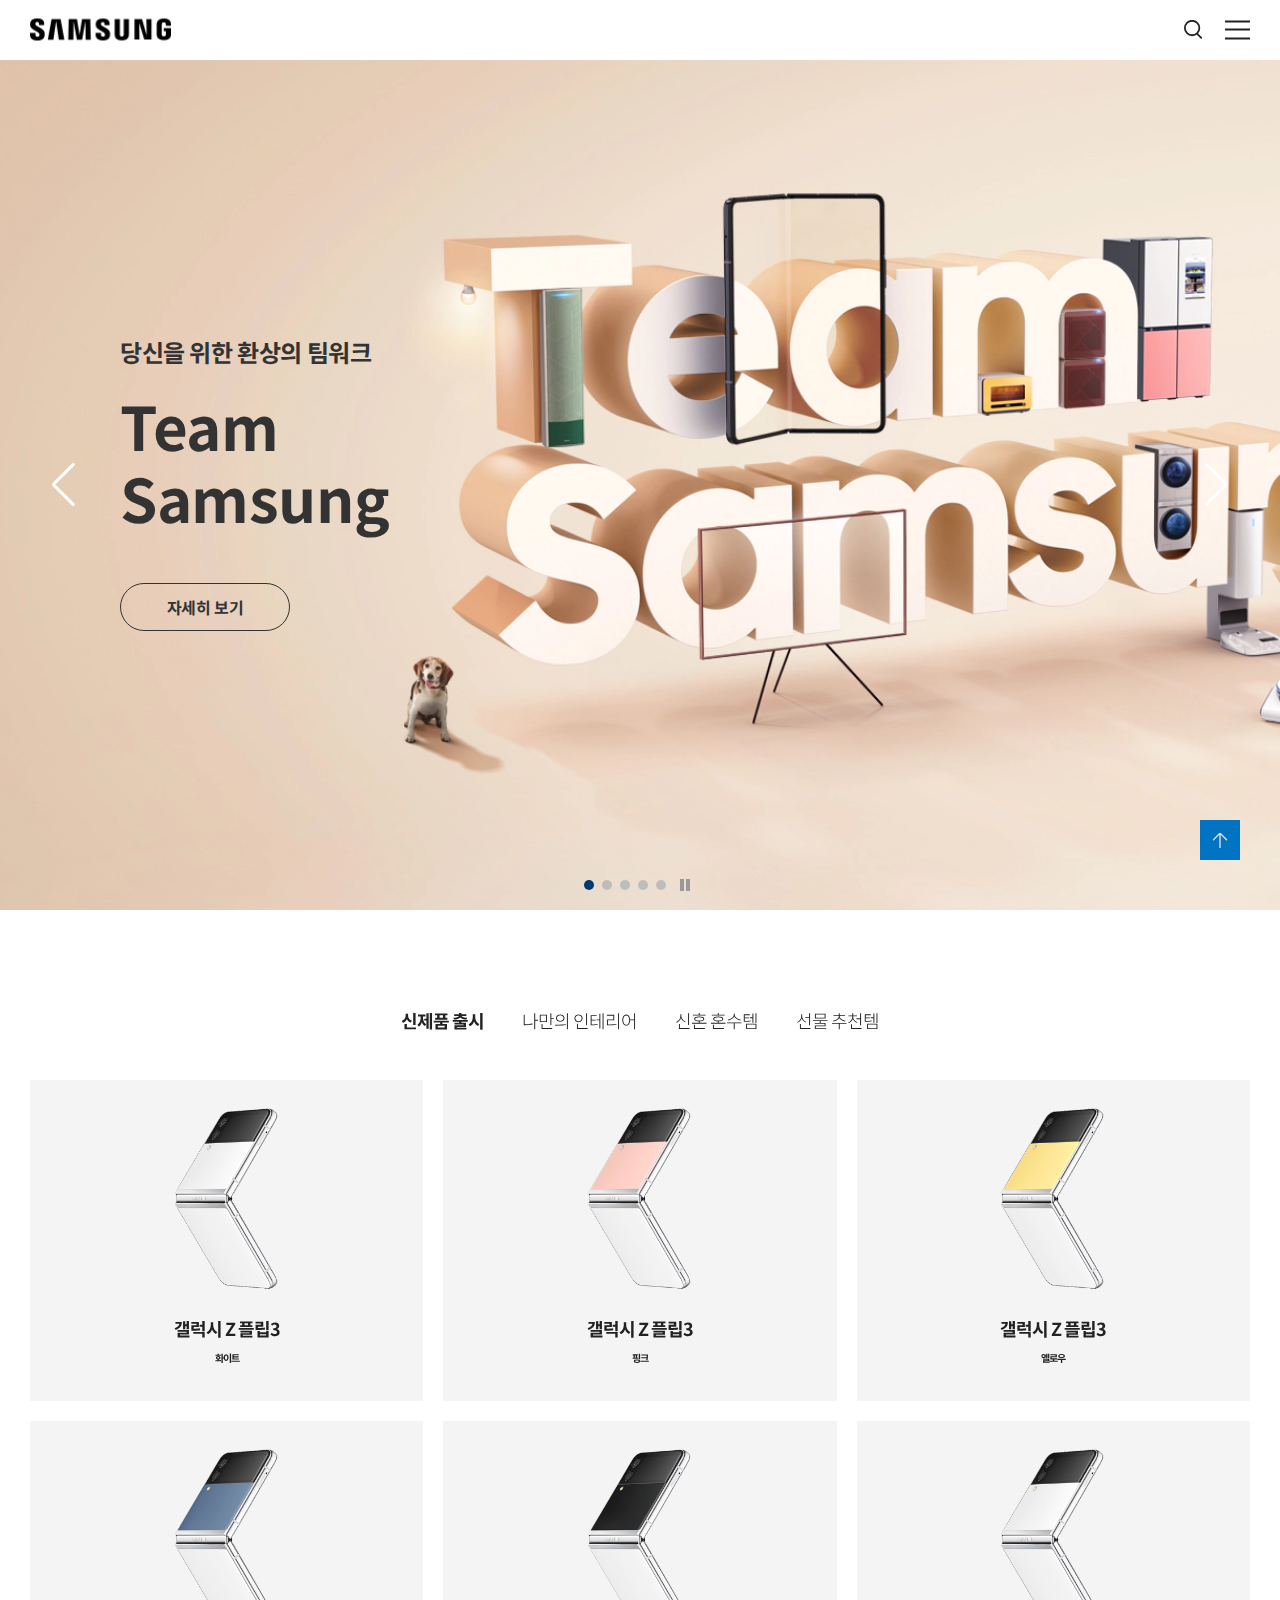
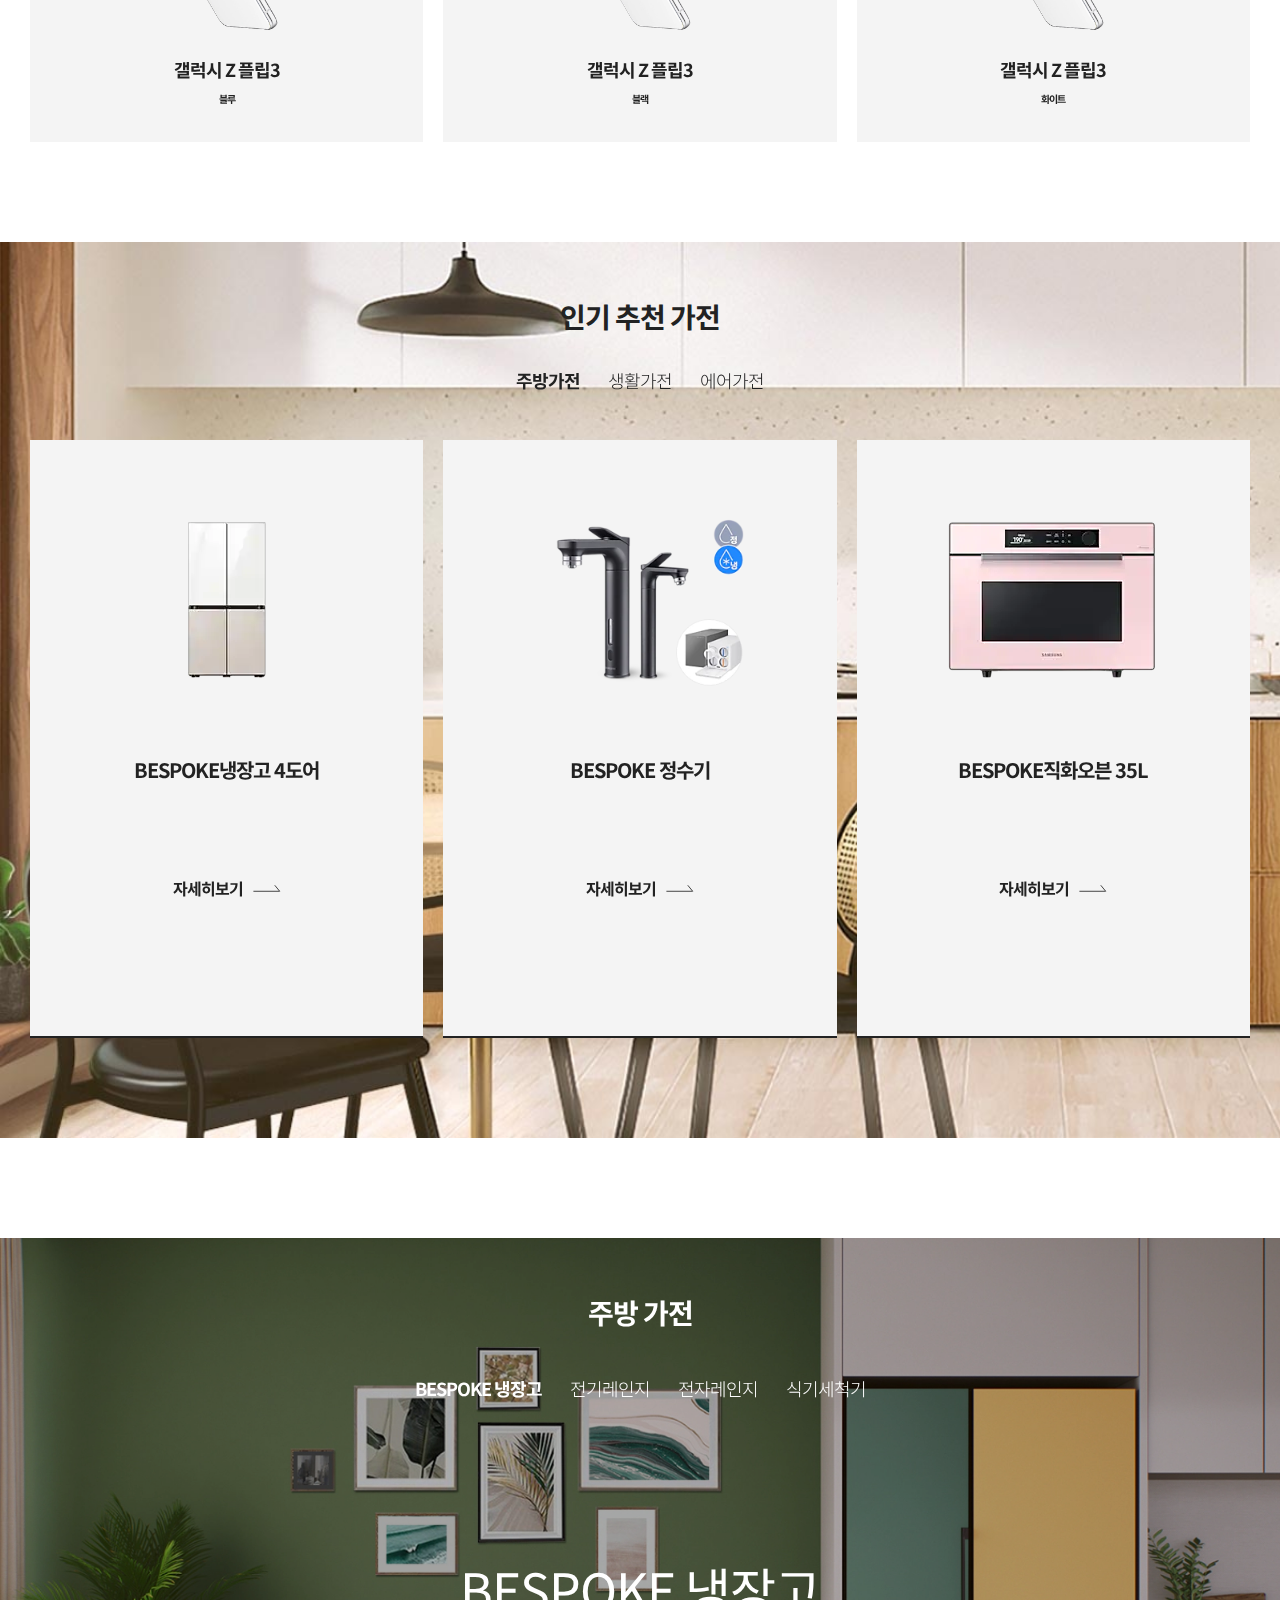
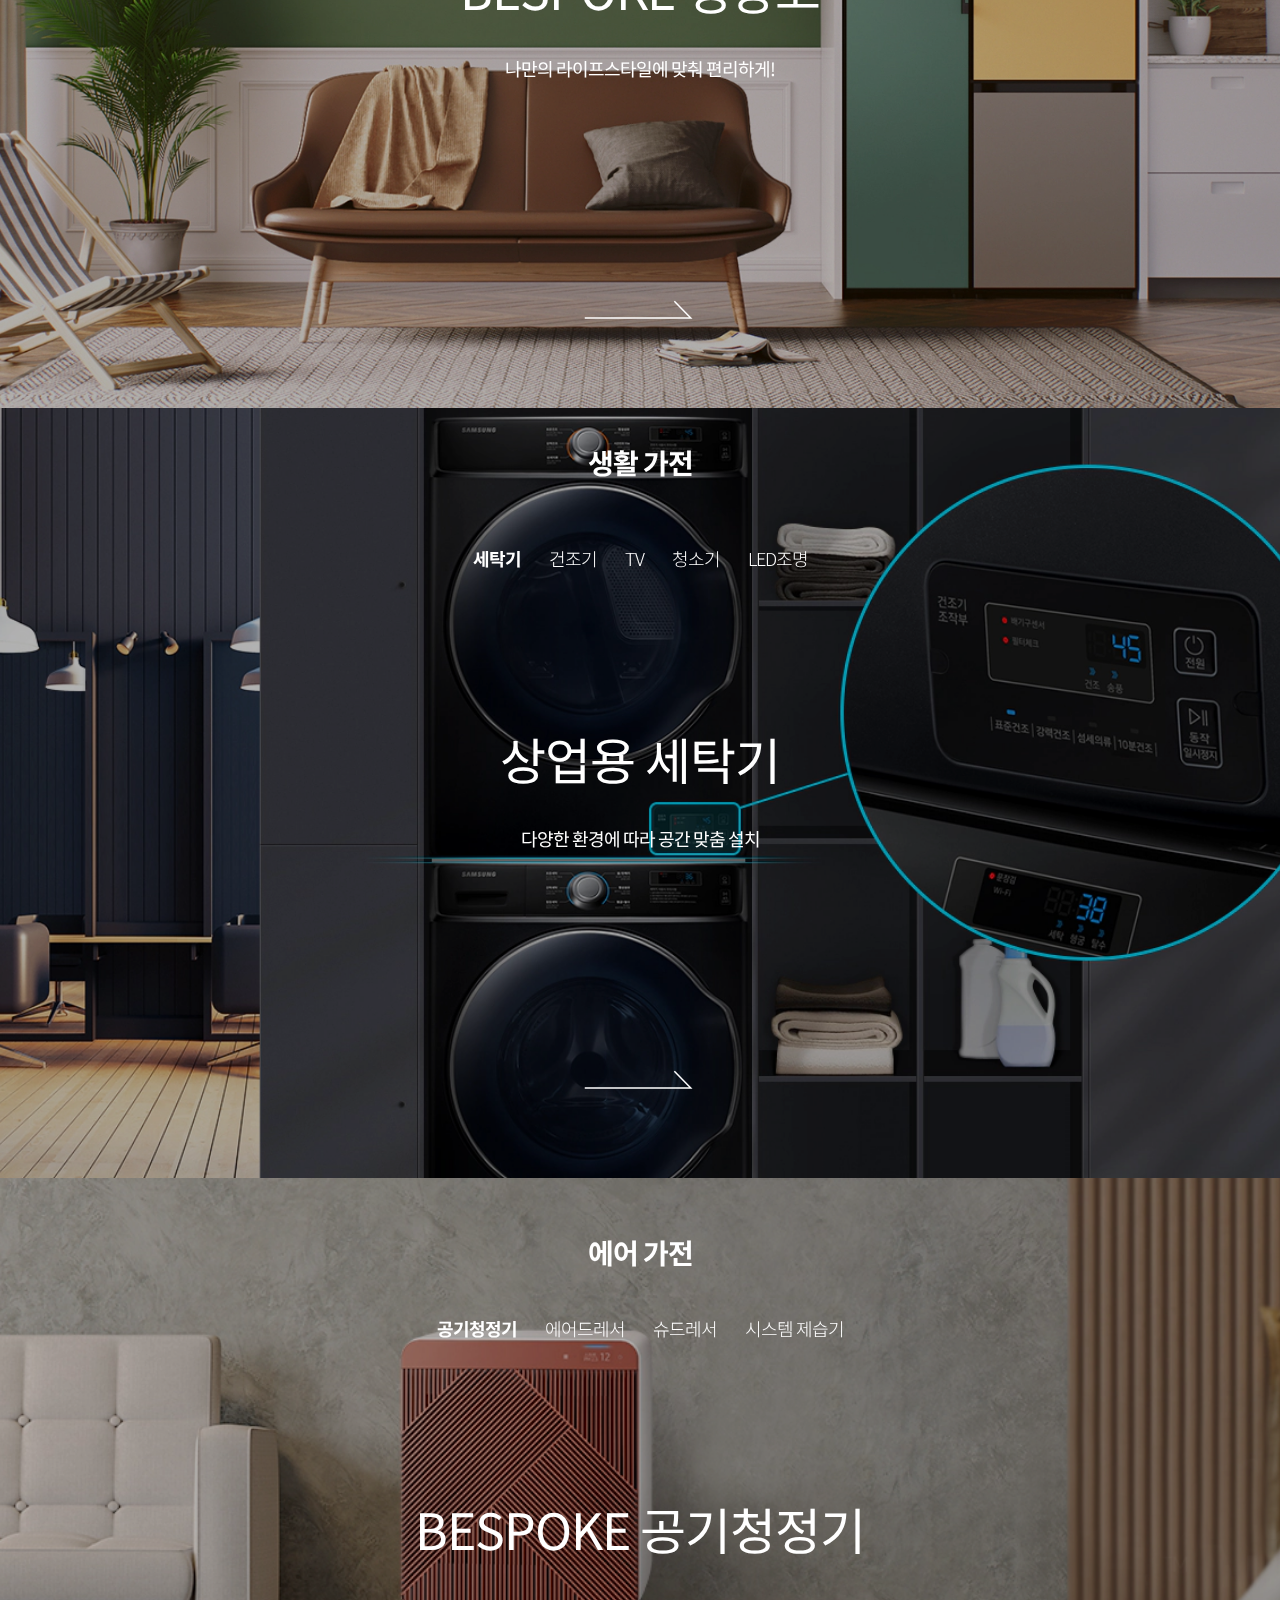
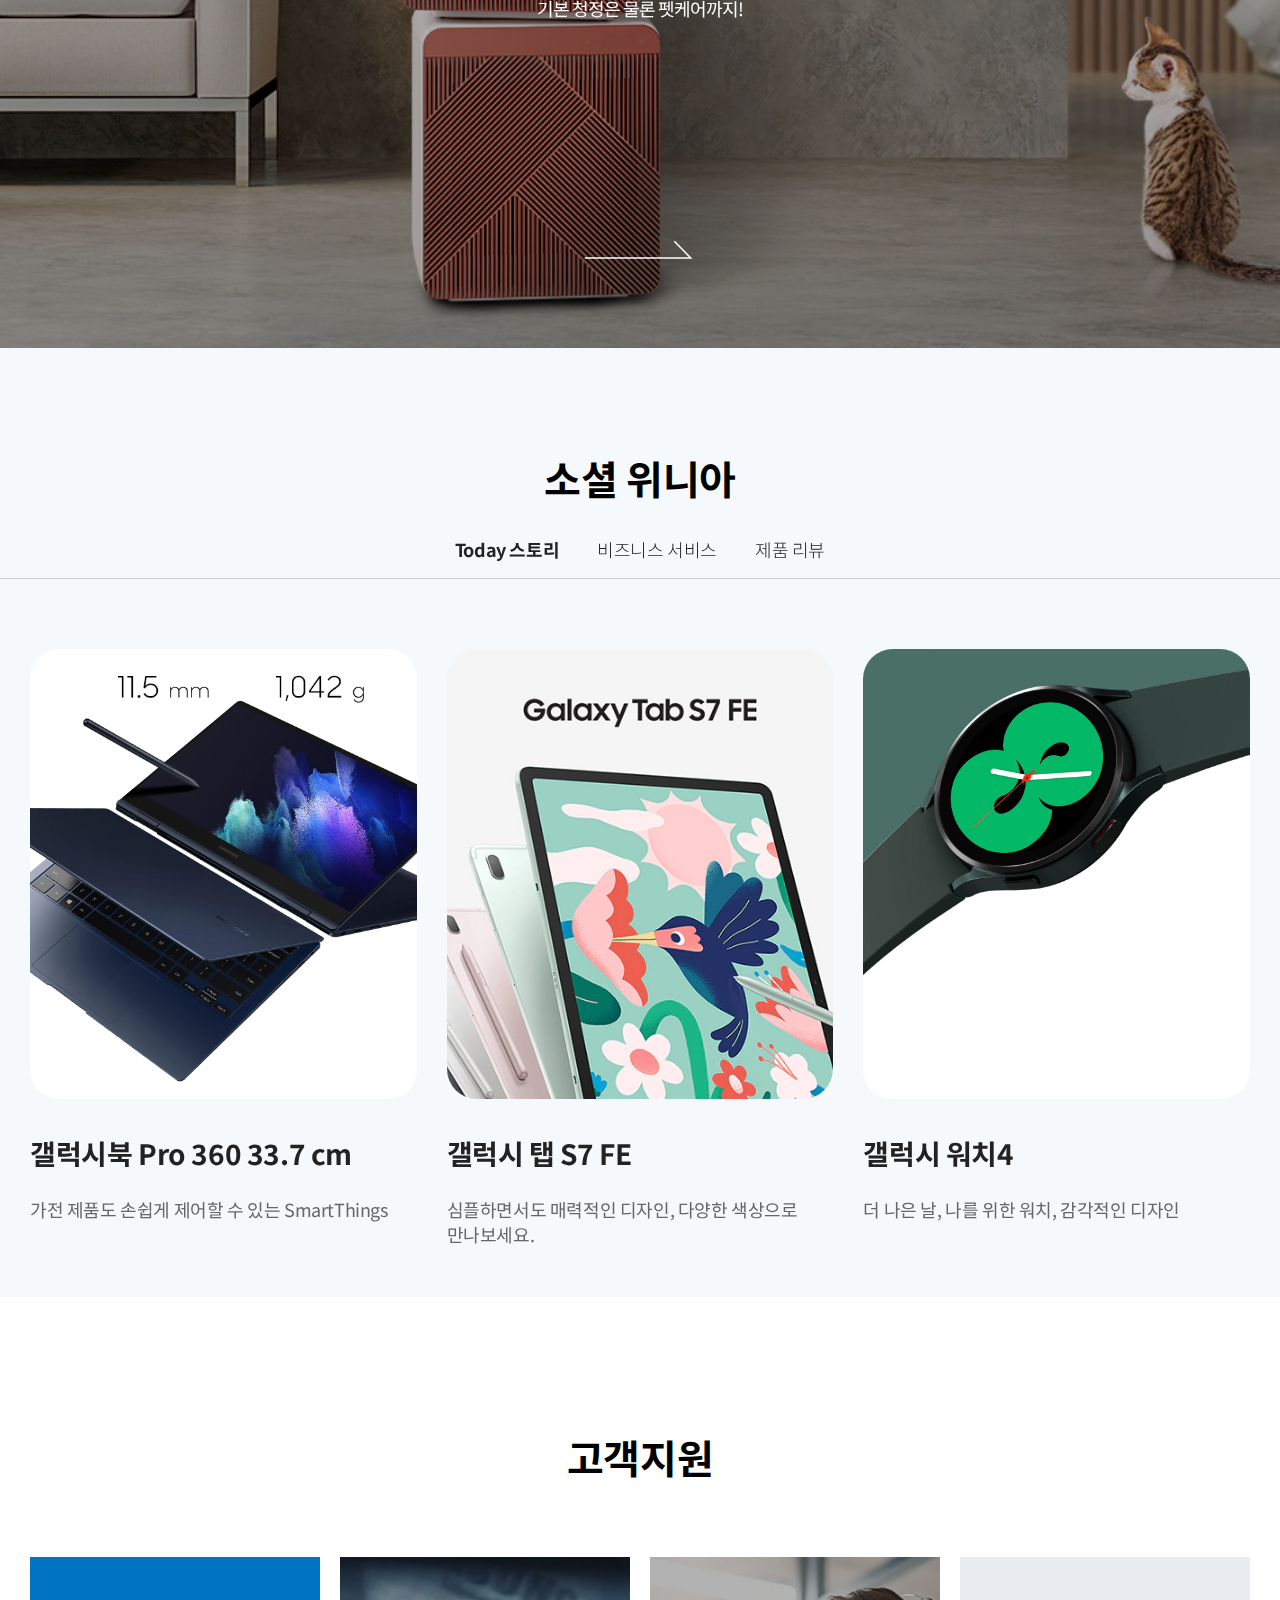
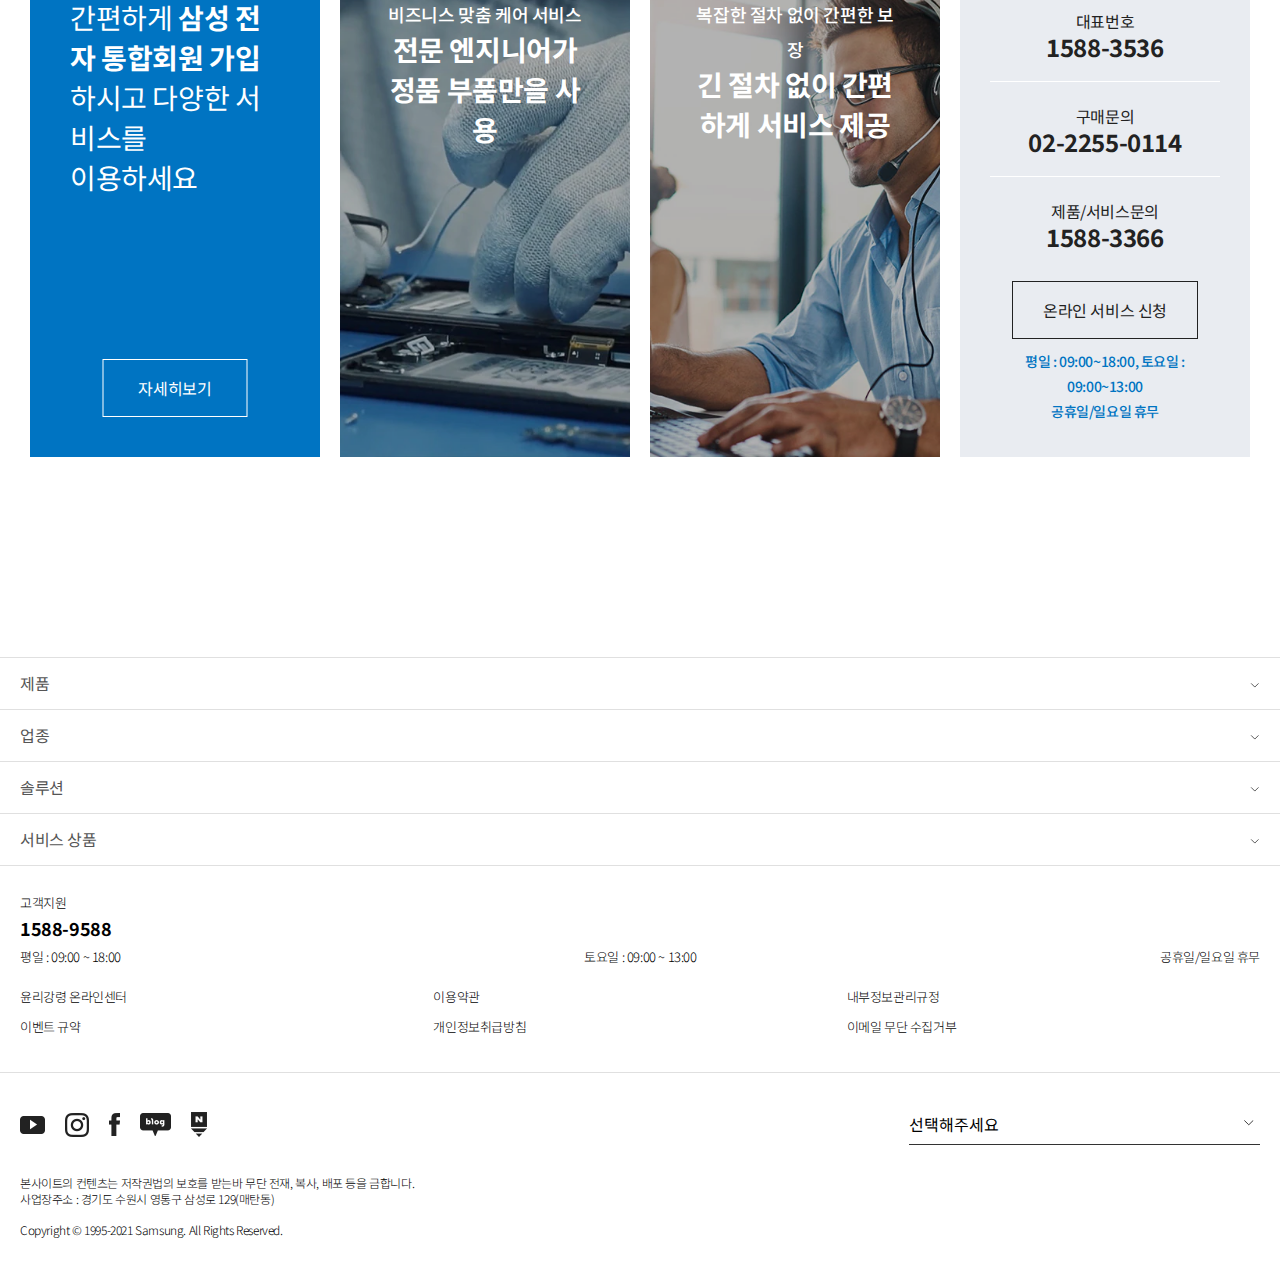
<file: works/03/index.html>
<!DOCTYPE html>
<html lang="en">

<head>
  <meta charset="UTF-8">
  <meta http-equiv="X-UA-Compatible" content="IE=edge">
  <meta name="viewport" content="width=device-width, initial-scale=1.0">
  <title>Document</title>
  <link href="https://fonts.googleapis.com/css2?family=Noto+Sans+KR:wght@300;500;700&display=swap" rel="stylesheet">
  <link
    href="https://fonts.googleapis.com/css2?family=Heebo:wght@300;500;700&family=Noto+Sans+KR:wght@300;500;700&display=swap"
    rel="stylesheet">
  <link rel="stylesheet" href="https://unpkg.com/swiper/swiper-bundle.min.css" />
  <link rel="stylesheet" href="css/style.css">
  <link rel="stylesheet" href="css/index.css">
  <link rel="stylesheet" href="css/response.css">
  <script src="https://code.jquery.com/jquery-1.12.4.min.js"></script>
  <script src="https://cdn.jsdelivr.net/npm/swiper@8/swiper-bundle.min.js"></script>
  <!-- <script src="https://unpkg.com/swiper/swiper-bundle.min.js"></script> -->
  <script src="js/main.js"></script>
</head>

<body>
  <div class="all_bg"></div>
  <header>
    <div class="inner">
      <h1><a href=""><span class="blind">삼성</span></a></h1>
      <nav class="navi">
        <ul>
          <li>
            <a href="" class="title" data-tab="#tab01">제품</a>
            <div class="nav_sub" id="tab01">
              <div class="wrap">
                <ul class="wrap">
                  <li class="first">
                    <a href="">신제품</a>
                    <ul>
                      <li><a href="">갤럭시Z플립3</a></li>
                      <li><a href="">Galaxy Z Folder5 5G</a></li>
                      <li><a href="">Lifestyle TV</a></li>
                      <li><a href="">BESPOKE 큐커</a></li>
                      <li><a href="">BESPOKE 냉장고</a></li>
                    </ul>
                  </li>
                  <li>
                    <a href="">닷컴 추천 제품</a>
                    <ul>
                      <li><a href="">QLED 108 cm 스탠드형</a></li>
                      <li><a href="">그랑데 AI 올인원 세탁기</a></li>
                    </ul>
                  </li>
                  <li>
                    <a href="">모바일</a>
                    <ul>
                      <li><a href="">태블릿</a></li>
                      <li><a href="">갤럭시 북</a></li>
                      <li><a href="">워치</a></li>
                      <li><a href="">버즈</a></li>
                    </ul>
                  </li>
                  <li>
                    <a href="">TV&오디오</a>
                    <ul>
                      <li><a href="">MICRO LED</a></li>
                      <li><a href="">TV</a></li>
                      <li><a href="">Lifestyle TV</a></li>
                      <li><a href="">삼성 사운드바</a></li>
                    </ul>
                  </li>
                  <li>
                    <a href="">BESPOKE</a>
                    <ul>
                      <li><a href="">BESPOKE의 모든 것</a></li>
                      <li><a href="">BESPOKE 제작소</a></li>
                      <li><a href="">BESPOKE 냉장고</a></li>
                    </ul>
                  </li>
                  <li>
                    <a href="">주방가전</a>
                    <ul>
                      <li><a href="">냉장고</a></li>
                      <li><a href="">김치 냉장고</a></li>
                      <li><a href="">정수기</a></li>
                      <li><a href="">식기세척기</a></li>
                      <li><a href="">전기레인지</a></li>
                    </ul>
                  </li>
                </ul>
                <div class="right">
                  <a href="" class="wrap">
                    <img src="images/header_banner1.webp" alt="냉장고">
                  </a>
                </div>
              </div>
            </div>
          </li>
          <li>
            <a href="" class="title" data-tab="#tab02">기회전</a>
            <div class="nav_sub" id="tab02">
              <div class="wrap">
                <ul class="wrap">
                  <li class="first">
                    <a href="">삼성닷컴 단독</a>
                    <ul>
                      <li><a href="">삼성 워크</a></li>
                      <li><a href="">BESPOKE 큐커</a></li>
                      <li><a href="">Galaxy Buds2</a></li>
                    </ul>
                  </li>
                  <li>
                    <a href="">웨딩/신혼샵</a>
                    <ul>
                      <li><a href="">BESPOKE냉장고</a></li>
                      <li><a href="">BESPOKE 큐커</a></li>
                      <li><a href="">TV/가전</a></li>
                    </ul>
                  </li>
                  <li>
                    <a href="">갤럭시 캠퍼스 스토어</a>
                    <ul>
                      <li><a href="">태블릿</a></li>
                      <li><a href="">갤럭시 북</a></li>
                      <li><a href="">워치</a></li>
                      <li><a href="">버즈</a></li>
                    </ul>
                  </li>
                  <li>
                    <a href="">아울렛</a>
                    <ul>
                      <li><a href="">MICRO LED</a></li>
                      <li><a href="">TV</a></li>
                      <li><a href="">Lifestyle TV</a></li>
                      <li><a href="">삼성 사운드바</a></li>
                    </ul>
                  </li>
                  <li>
                    <a href="">혜택존</a>
                    <ul>
                      <li><a href="">닷컴 회원 혜택</a></li>
                    </ul>
                  </li>
                </ul>
                <div class="right">
                  <a href="" class="wrap">
                    <img src="images/header_banner2.jpg" alt="냉장고">
                  </a>
                </div>
              </div>
            </div>
          </li>
          <li>
            <a href="" class="title" data-tab="#tab03">스토리</a>
            <div class="nav_sub" id="tab03">
              <div class="wrap">
                <ul class="wrap">
                  <li class="first">
                    <a href="">추천스토리</a>
                    <ul>
                      <li><a href="">스토리 HOME</a></li>
                      <li><a href="">사진&영상 TIP</a></li>
                      <li><a href="">엔터테인먼트</a></li>
                      <li><a href="">건강</a></li>
                      <li><a href="">다양한 활용</a></li>
                    </ul>
                  </li>
                  <li>
                    <a href="">큐레이션</a>
                    <ul>
                      <li><a href="">OutPlanet First</a></li>
                      <li><a href="">Work From Home</a></li>
                    </ul>
                  </li>
                  <li>
                    <a href="">브랜드</a>
                    <ul>
                      <li><a href="">BESPOKE의 모든 것</a></li>
                      <li><a href="">BESPOKE 제작소</a></li>
                      <li><a href="">BESPOKE 냉장고</a></li>
                    </ul>
                  </li>
                  <li>
                    <a href="">전시/행사</a>
                    <ul>
                      <li><a href="">갤럭시Z플립3</a></li>
                      <li><a href="">Galaxy Z Folder5 5G</a></li>
                      <li><a href="">Lifestyle TV</a></li>
                      <li><a href="">BESPOKE 큐커</a></li>
                      <li><a href="">BESPOKE 냉장고</a></li>
                    </ul>
                  </li>
                  <li>
                    <a href="">커뮤니티</a>
                    <ul>
                      <li><a href="">BESPOKE의 모든 것</a></li>
                      <li><a href="">BESPOKE 제작소</a></li>
                      <li><a href="">BESPOKE 냉장고</a></li>
                    </ul>
                  </li>
                </ul>
                <div class="right">
                  <a href="" class="wrap">
                    <img src="images/header_banner3.jpg" alt="냉장고">
                  </a>
                </div>
              </div>
            </div>
          </li>
          <li>
            <a href="" class="title" data-tab="#tab04">고객 서비스</a>
            <div class="nav_sub" id="tab04">
              <div class="wrap">
                <ul class="wrap">
                  <li class="first">
                    <a href="">무엇을 도와드릴까요?</a>
                    <ul>
                      <li><a href="">모바일</a></li>
                      <li><a href="">TV</a></li>
                      <li><a href="">가전</a></li>
                      <li><a href="">PC/프린터</a></li>
                      <li><a href="">카메라&캠코더</a></li>
                    </ul>
                  </li>
                  <li>
                    <a href="">제품 지원</a>
                    <ul>
                      <li><a href="">냉장고</a></li>
                      <li><a href="">김치 냉장고</a></li>
                      <li><a href="">정수기</a></li>
                      <li><a href="">식기세척기</a></li>
                      <li><a href="">전기레인지</a></li>
                    </ul>
                  </li>
                  <li>
                    <a href="">추천 부가정보</a>
                    <ul>
                      <li><a href="">고객서비스 알림</a></li>
                      <li><a href="">워런티</a></li>
                      <li><a href="">삼성닷컴 FAQ</a></li>
                    </ul>
                  </li>
                  <li>
                    <a href="">서비스 센터</a>
                    <ul>
                      <li><a href="">BESPOKE냉장고</a></li>
                      <li><a href="">BESPOKE 큐커</a></li>
                      <li><a href="">TV/가전</a></li>
                    </ul>
                  </li>
                  <li>
                    <a href="">Samsung Care</a>
                    <ul>
                      <li><a href="">모바일/PC</a></li>
                      <li><a href="">가전/TV</a></li>
                    </ul>
                  </li>
                </ul>
                <div class="right">
                  <a href="" class="wrap">
                    <img src="images/header_banner4.webp" alt="냉장고">
                  </a>
                </div>
              </div>
            </div>
          </li>
          <li>
            <a href="" class="title" data-tab="#tab05">멤버십</a>
            <div class="nav_sub" id="tab05">
              <div class="wrap">
                <ul class="wrap">
                  <li class="first">
                    <a href="">삼성전자 멤버십 소개</a>
                    <ul>
                      <li><a href="">BESPOKE의 모든 것</a></li>
                      <li><a href="">BESPOKE 제작소</a></li>
                      <li><a href="">BESPOKE 냉장고</a></li>
                    </ul>
                  </li>
                  <li>
                    <a href="">가입안내</a>
                    <ul>
                      <li><a href="">MICRO LED</a></li>
                      <li><a href="">TV</a></li>
                      <li><a href="">Lifestyle TV</a></li>
                      <li><a href="">삼성 사운드바</a></li>
                    </ul>
                  </li>
                  <li>
                    <a href="">포인트 안내</a>
                    <ul>
                      <li><a href="">포인트 적립</a></li>
                      <li><a href="">포인트 확인하기</a></li>
                    </ul>
                  </li>
                  <li>
                    <a href="">등급&혜택 안내</a>
                    <ul>
                      <li><a href="">등급 알아보기</a></li>
                      <li><a href="">등급 확인하기</a></li>
                    </ul>
                  </li>
                </ul>
              </div>
            </div>
          </li>
          <li>
            <a href="" class="title" data-tab="#tab06">디지털프라자</a>
            <div class="nav_sub" id="tab06">
              <div class="wrap">
                <ul class="wrap">
                  <li class="first">
                    <a href="">디지털프라자 Home</a>
                    <ul>
                      <li><a href="">이달의 혜택</a></li>
                      <li><a href="">웨딩 이벤트</a></li>
                      <li><a href="">입주 이벤트</a></li>
                      <li><a href="">이달의 카드 혜택</a></li>
                    </ul>
                  </li>
                  <li>
                    <a href="">언택트 쇼핑 안내</a>
                    <ul>
                      <li><a href="">픽업박스</a></li>
                    </ul>
                  </li>
                  <li>
                    <a href="">이벤트</a>
                    <ul>
                      <li><a href="">이벤트존</a></li>
                      <li><a href="">이벤트 할인</a></li>
                    </ul>
                  </li>
                  <li>
                    <a href="">신규 오픈 매장</a>
                    <ul>
                      <li><a href="">검색하기</a></li>
                    </ul>
                  </li>
                </ul>
              </div>
            </div>
          </li>
        </ul>
      </nav>
      <div class="quick_link">
        <ul class="sub_menu">
          <li><a href="">사회공헌</a></li>
          <li><a href="">비즈니스</a></li>
          <li><a href="">e-카탈로그</a></li>
        </ul>
        <div class="mypage">
          <a href="" class="my"><span class="blind">마이페이지</span></a>
          <a href="" class="srh"><span class="blind">검색</span></a>
          <a href="" class="menu">
            <span></span>
            <span></span>
            <span></span>
            <span class="blind">메뉴</span>
          </a>
        </div>
      </div>
    </div>
    <div class="tab_menu">
      <div class="login_wrap">
        <div class="login">
          <i class="page"><span class="blind">마이페이지</span></i>
          <span>로그인해주세요</span>
        </div>
        <a href="" class="login_btn">로그인하기</a>
      </div>
      <nav class="tab_list">
        <ul>
          <li>
            <a href="" class="tab">신제품</a>
            <div class="list">
              <ul>
                <li>
                  <a href="">갤럭시Z플립3</a>
                </li>
                <li><a href="">Galaxy Z Folder5 5G</a></li>
                <li><a href="">Lifestyle TV</a></li>
                <li><a href="">BESPOKE 큐커</a></li>
                <li><a href="">BESPOKE 냉장고</a></li>
              </ul>
            </div>
          </li>
        </ul>
        <ul>
          <li>
            <a href="" class="tab">닷컴 추천 제품</a>
            <div class="list">
              <ul>
                <li><a href="">QLED 108 cm 스탠드형</a></li>
                <li><a href="">그랑데 AI 올인원 세탁기</a></li>
              </ul>
            </div>
          </li>
        </ul>
        <ul>
          <li>
            <a href="" class="tab">모바일</a>
            <div class="list">
              <ul>
                <li><a href="">태블릿</a></li>
                <li><a href="">갤럭시 북</a></li>
                <li><a href="">워치</a></li>
                <li><a href="">버즈</a></li>
              </ul>
            </div>
          </li>
        </ul>
        <ul>
          <li>
            <a href="" class="tab">TV&오디오</a>
            <div class="list">
              <ul>
                <li><a href="">MICRO LED</a></li>
                <li><a href="">TV</a></li>
                <li><a href="">Lifestyle TV</a></li>
                <li><a href="">삼성 사운드바</a></li>
              </ul>
            </div>
          </li>
        </ul>
        <ul>
          <li>
            <a href="" class="tab">BESPOKE</a>
            <div class="list">
              <ul>
                <li><a href="">BESPOKE의 모든 것</a></li>
                <li><a href="">BESPOKE 제작소</a></li>
                <li><a href="">BESPOKE 냉장고</a></li>
              </ul>
            </div>
          </li>
        </ul>
        <ul>
          <li>
            <a href="" class="tab">주방가전</a>
            <div class="list">
              <ul>
                <li><a href="">냉장고</a></li>
                <li><a href="">김치 냉장고</a></li>
                <li><a href="">정수기</a></li>
                <li><a href="">식기세척기</a></li>
                <li><a href="">전기레인지</a></li>
              </ul>
            </div>
          </li>
        </ul>
        <ul class="util">
          <li><a href="">사회공헌</a></li>
          <li><a href="">비즈니스</a></li>
          <li><a href="">e-카탈로그</a></li>
        </ul>
      </nav>
    </div>
  </header>
  <main>
    <div class="main_vis">
      <div class="swiper main_slide">
        <div class="swiper-wrapper">
          <div class="swiper-slide">
            <img src="images/m1.webp" alt="메인이미지">
            <div class="txt_area inner">
              <h2>당신을 위한 환상의 팀워크</h2>
              <strong>Team<br>Samsung</strong>
              <a href="" class="more_btn">자세히 보기</a>
            </div>
          </div>
          <div class="swiper-slide">
            <img src="images/m2.webp" alt="메인이미지">
            <div class="txt_area inner">
              <h2>나만의 갤럭시를 디자인하다</h2>
              <strong>갤럭시 Z 플립3<br>비스포크 스튜디오</strong>
              <a href="" class="more_btn">자세히 보기</a>
            </div>
          </div>
          <div class="swiper-slide">
            <img src="images/m3.webp" alt="메인이미지">
            <div class="txt_area inner">
              <h2>나만의 갤럭시 워치를 스타일링하다!</h2>
              <strong>갤럭시 워치4M<br>비스포크 스튜디오</strong>
              <a href="" class="more_btn">자세히 보기</a>
            </div>
          </div>
          <div class="swiper-slide">
            <img src="images/m4.webp" alt="메인이미지">
            <div class="txt_area inner">
              <h2>간편하게 즐기는 한 끼 식사</h2>
              <strong>BESPOKE 큐커</strong>
              <a href="" class="more_btn">자세히 보기</a>
            </div>
          </div>
          <div class="swiper-slide">
            <img src="images/m6.jpg" alt="메인이미지">
            <div class="txt_area inner">
              <h2>아삭함을 더하고 신선함을 맞추다</h2>
              <strong>2022 BESPOKE<br>김치플러스</strong>
              <a href="" class="more_btn">자세히 보기</a>
            </div>
          </div>
        </div>
        <div class="swiper-button-next"></div>
        <div class="swiper-button-prev"></div>
        <div class="controls">
          <div class="swiper-pagination"></div>
          <a href="" class="stop"><span class="blind">멈춤</span></a>
        </div>
      </div>
    </div>
    <div class="new_product inner">
      <div class="swiper-pagination"></div>
      <div class="swiper new_slide">
        <div class="swiper-wrapper">
          <div class="swiper-slide">
            <div class="content">
              <ul>
                <li>
                  <a href="">
                    <div class="img">
                      <img src="images/new01.webp" alt="신제품">
                    </div>
                    <div class="txt">
                      <strong>갤럭시 Z 플립3</strong>
                      <span>화이트</span>
                    </div>
                  </a>
                </li>
                <li>
                  <a href="">
                    <img src="images/new02.webp" alt="신제품">
                    <div class="txt">
                      <strong>갤럭시 Z 플립3</strong>
                      <span>핑크</span>
                    </div>
                  </a>
                </li>
                <li>
                  <a href="">
                    <img src="images/new03.webp" alt="신제품">
                    <div class="txt">
                      <strong>갤럭시 Z 플립3</strong>
                      <span>옐로우</span>
                    </div>
                  </a>
                </li>
                <li>
                  <a href="">
                    <img src="images/new04.webp" alt="신제품">
                    <div class="txt">
                      <strong>갤럭시 Z 플립3</strong>
                      <span>블루</span>
                    </div>
                  </a>
                </li>
                <li>
                  <a href="">
                    <img src="images/new05.webp" alt="신제품">
                    <div class="txt">
                      <strong>갤럭시 Z 플립3</strong>
                      <span>블랙</span>
                    </div>
                  </a>
                </li>
                <li>
                  <a href="">
                    <img src="images/new01.webp" alt="신제품">
                    <div class="txt">
                      <strong>갤럭시 Z 플립3</strong>
                      <span>화이트</span>
                    </div>
                  </a>
                </li>
              </ul>
            </div>
          </div><!-- slide -->
          <div class="swiper-slide">
            <div>
              <a href=""><img src="images/new07.webp" alt="신제품"></a>
            </div>
          </div>
          <div class="swiper-slide item_lay03">
            <div class="left">
              <ul>
                <li><a href=""><img src="images/new08.webp" alt="갤럭시Z"></a></li>
                <li><a href=""><img src="images/new09.webp" alt="김치냉장고"></a></li>
              </ul>
            </div>
            <a href="" class="center"><img src="images/new10.webp" alt="BESPOKE위크"></a>

            <div class="right">
              <ul>
                <li><a href=""><img src="images/new11.webp" alt="BESPOKE큐커"></a></li>
                <li><a href=""><img src="images/new12.webp" alt="BESPOKE식기세척기"></a></li>
              </ul>
            </div>
          </div>
          <div class="swiper-slide">
            <div class="wrap">
              <ul>
                <li><a href=""><img src="images/new13.webp" alt="갤럭시"></a></li>
                <li><a href=""><img src="images/new14.png" alt="갤럭시워치"></a></li>
                <li><a href=""><img src="images/new15.webp" alt="공기청정기"></a></li>
                <li><a href=""><img src="images/new16.webp" alt="청소기"></a></li>
              </ul>
            </div>
          </div>
        </div>
      </div>

    </div>
    <div class="recom">
      <div class="inner">
        <h2>인기 추천 가전</h2>
        <div class="swiper-pagination"></div>
        <div class="swiper recom_slide">
          <div class="swiper-wrapper">
            <div class="swiper-slide">
              <ul>
                <li>
                  <a href=""><img src="images/stand01.webp" alt="냉장고"></a>
                  <div class="txt">
                    <span>BESPOKE냉장고 4도어</span>
                    <a href="" class="more_btn">자세히보기</a>
                  </div>
                </li>
                <li>
                  <a href=""><img src="images/stand02.webp" alt="정수기"></a>
                  <div class="txt">
                    <span>BESPOKE 정수기</span>
                    <a href="" class="more_btn">자세히보기</a>
                  </div>
                </li>
                <li>
                  <a href=""><img src="images/stand03.webp" alt="오븐"></a>
                  <div class="txt">
                    <span>BESPOKE직화오븐 35L</span>
                    <a href="" class="more_btn">자세히보기</a>
                  </div>
                </li>
              </ul>
            </div>
            <div class="swiper-slide">
              <ul>
                <li>
                  <a href=""><img src="images/stand04.webp" alt="세탁기"></a>
                  <div class="txt">
                    <span>세탁기/건조기</span>
                    <a href="" class="more_btn">자세히보기</a>
                  </div>
                </li>
                <li>
                  <a href=""><img src="images/stand05.webp" alt="청소기"></a>
                  <div class="txt">
                    <span>BESPOKE 제트 210 W</span>
                    <a href="" class="more_btn">자세히보기</a>
                  </div>
                </li>
                <li>
                  <a href=""><img src="images/stand06.webp" alt="공기청정기"></a>
                  <div class="txt">
                    <span>BESPOKE 공기청정기</span>
                    <a href="" class="more_btn">자세히보기</a>
                  </div>
                </li>
              </ul>
            </div>
            <div class="swiper-slide">
              <ul>
                <li>
                  <a href=""><img src="images/stand07.webp" alt="에어드레서"></a>
                  <div class="txt">
                    <span>에어드레서 대용량</span>
                    <a href="" class="more_btn">자세히보기</a>
                  </div>
                </li>
                <li>
                  <a href=""><img src="images/stand08.webp" alt="슈드레서"></a>
                  <div class="txt dresser">
                    <span>BESPOKE 슈드레서</span>
                    <a href="" class="more_btn">자세히보기</a>
                  </div>
                </li>
                <li>
                  <a href=""><img src="images/stand09.webp" alt="제습기"></a>
                  <div class="txt">
                    <span>시스템 제습기</span>
                    <a href="" class="more_btn">자세히보기</a>
                  </div>
                </li>
              </ul>
            </div>
          </div>
        </div>
      </div>
    </div>
    <div class="kitchen">
      <div class="inner">
        <h2>주방 가전</h2>
      </div>
      <div class="swiper-pagination"></div>
      <div class="swiper kitchen_slide">
        <div class="swiper-wrapper">
          <div class="swiper-slide" id="tab01">
            <img src="images/banner01.webp" alt="냉장고">
            <div class="txt">
              <strong>BESPOKE 냉장고</strong>
              <span>나만의 라이프스타일에 맞춰 편리하게!
              </span>
              <a href="" class="more"><span class="blind">more</span></a>
            </div>
          </div>
          <div class="swiper-slide" id="tab02">
            <img src="images/banner02.jpg" alt="하이브리드">
            <div class="txt">
              <strong>전기레인지 빌트인</strong>
              <span>2가지 방식으로 조리가능</span>
              <a href="" class="more"><span class="blind">more</span></a>
            </div>
          </div>
          <div class="swiper-slide" id="tab03">
            <img src="images/banner03.webp" alt="전자레인지">
            <div class="txt">
              <strong>빌트인 전자레인지</strong>
              <span>주방의 품격은 높이고, 음식 맛은 살리고</span>
              <a href="" class="more"><span class="blind">more</span></a>
            </div>
          </div>
          <div class="swiper-slide" id="tab04">
            <img src="images/banner04.webp" alt="식기세척기">
            <div class="txt">
              <strong>BESPOKE 식기세척기</strong>
              <span>빈틈없이 강력한 4단 입체 물살</span>
              <a href="" class="more next"><span class="blind">more</span></a>
            </div>
          </div>
        </div>
        <div class="swiper-pagination"></div>
      </div>
    </div>
    <div class="contents">
      <div class="inner">
        <h2>생활 가전</h2>
      </div>
      <div class="swiper contents_slide">
        <div class="swiper-wrapper">
          <div class="swiper-slide" id="tab01">
            <img src="images/banner06.webp" alt="세탁기">
            <div class="txt">
              <strong>상업용 세탁기</strong>
              <span>다양한 환경에 따라 공간 맞춤 설치</span>
              <a href="" class="more"><span class="blind">more</span></a>
            </div>
          </div>
          <div class="swiper-slide" id="tab02">
            <img src="images/banner07.png" alt="건조기">
            <div class="txt">
              <strong>대용량 건조기</strong>
              <span>원하는 시간 설정가능!</span>
              <a href="" class="more"><span class="blind">more</span></a>
            </div>
          </div>
          <div class="swiper-slide" id="tab03">
            <img src="images/banner08.webp" alt="TV">
            <div class="txt">
              <strong>Neo QLED 8K</strong>
              <span>눈앞에서 보는 듯한 압도적 디테일</span>
              <a href="" class="more"><span class="blind">more</span></a>
            </div>
          </div>
          <div class="swiper-slide" id="tab04">
            <img src="images/banner09.png" alt="청소기">
            <div class="txt">
              <strong>BESPOKE 제트 210W</strong>
              <span>마무리까지 알아서 끝내주는 청소</span>
              <a href="" class="more"><span class="blind">more</span></a>
            </div>
          </div>
          <div class="swiper-slide" id="tab05">
            <img src="images/banner10.webp" alt="LED조명">
            <div class="txt">
              <strong>생체리듬 인테리어 스탠드</strong>
              <span>라이프스타일에 따라 맞춤 인테리어</span>
              <a href="" class="more"><span class="blind">more</span></a>
            </div>
          </div>
        </div>
        <div class="swiper-pagination"></div>
      </div>
      <!-- 
           -->
    </div>
    <div class="air">
      <div class="inner">
        <h2>에어 가전</h2>
      </div>

      <div class="swiper air_slide">
        <div class="swiper-wrapper">
          <div class="swiper-slide" id="tab01">
            <img src="images/banner11.png" alt="공기청정기">
            <div class="txt">
              <strong>BESPOKE 공기청정기</strong>
              <span>기본 청정은 물론 펫케어까지!</span>
              <a href="" class="more"><span class="blind">more</span></a>
            </div>
          </div>
          <div class="swiper-slide" id="tab02">
            <img src="images/banner12.png" alt="에어드레서">
            <div class="txt">
              <strong>BESPOKE 에어드레서</strong>
              <span>매일 새 옷같이 AI로 갈아주다</span>
              <a href="" class="more"><span class="blind">more</span></a>
            </div>
          </div>
          <div class="swiper-slide" id="tab03">
            <img src="images/banner13.png" alt="슈드레서">
            <div class="txt">
              <strong>BESPOKE 슈드레서</strong>
              <span>매일매일 산뜻한 맞춤 슈즈 케어 술루션</span>
              <a href="" class="more"><span class="blind">more</span></a>
            </div>
          </div>
          <div class="swiper-slide" id="tab05">
            <img src="images/banner14.png" alt="제습기">
            <div class="txt">
              <strong>시스템 제습기</strong>
              <span>시스템 제습으로 공간을 더 쾌적하게</span>
              <a href="" class="more"><span class="blind">more</span></a>
            </div>
          </div>
        </div>
      </div>
      <div class="swiper-pagination"></div>
    </div>
    <div class="social">
      <h2>소셜 위니아</h2>
      <div class="inner">
        <div class="swiper-pagination"></div>
        <div class="swiper social_slide">
          <div class="swiper-wrapper">
            <div class="swiper-slide">
              <div class="content con1">
                <a href="" class="bg">
                  <img src="images/story01.png" alt="스토리">
                  <i class="plus"><span class="blind">노트북</span></i>
                </a>
                <div class="txt_area">
                  <strong>갤럭시북 Pro 360 33.7 cm</strong>
                  <span>가전 제품도 손쉽게 제어할 수 있는 SmartThings</span>
                </div>
              </div>
              <div class="content con1">
                <a href="" class="bg">
                  <img src="images/story02.webp" alt="스토리">
                  <i class="plus"><span class="blind">갤럭시탭</span></i>
                </a>
                <div class="txt_area">
                  <strong>갤럭시 탭 S7 FE </strong>
                  <span>심플하면서도 매력적인 디자인, 다양한 색상으로 만나보세요.</span>
                </div>
              </div>
              <div class="content con1">
                <a href="" class="bg">
                  <img src="images/story03.webp" alt="갤럭시워치">
                  <i class="plus"><span class="blind">더보기</span></i>
                </a>
                <div class="txt_area">
                  <strong>갤럭시 워치4</strong>
                  <span>더 나은 날, 나를 위한 워치, 감각적인 디자인</span>
                </div>
              </div>
            </div>
            <div class="swiper-slide">
              <div class="wrap">
                <div class="left">
                  <ul>
                    <li><a href=""><img src="images/menu01.webp" alt="서비스"></a></li>
                    <li><a href=""><img src="images/menu02.webp" alt="서비스"></a></li>
                  </ul>
                  <div class="img">
                    <img src="images/menu03.webp" alt="서비스">
                  </div>
                </div>
                <div class="right">
                  <h3>[삼성전자 서비스] 고객사별 맞춤 솔루션</h3>
                  <p>저희 삼성 맞춤 솔루션은<br>
                    비즈니스 전문 통합 서비스를 통해 고객의 비즈니스 성공을 이루어갑니다.
                  </p>
                  <strong>
                    비즈니스 성공 파트너 삼성전자 비즈니스 서비스를 만나보세요!
                  </strong>
                  <a href="" class="more_btn">자세히 보기</a>
                </div>
              </div>
            </div>
            <div class="swiper-slide">
              <div class="content">
                <a href="" class="bg">
                  <img src="images/review01.webp" alt="스마트 홈 솔루션">
                  <i class="plus"><span class="blind">더보기</span></i>
                </a>
                <div class="txt_area">
                  <strong>스마트싱스 홈 솔루션</strong>
                  <span>주거 공간의 가전부터 아파트 공용 시설까지!</span>
                </div>
              </div>
              <div class="content">
                <a href="" class="bg">
                  <img src="images/review02.webp" alt="비즈니스 서비스">
                  <i class="plus"><span class="blind">더보기</span></i>
                </a>
                <div class="txt_area">
                  <strong>삼성전자 비즈니스</strong>
                  <span>비즈니스 전문 통합 서비스를 통해
                    고객의 비즈니스 성공을 이루어갑니다.</span>
                </div>
              </div>
              <div class="content">
                <a href="" class="bg">
                  <img src="images/review03.webp" alt="스토리">
                  <i class="plus"><span class="blind">더보기</span></i>
                </a>
                <div class="txt_area">
                  <strong>Home IoT 솔루션</strong>
                  <span>새로운 주거시스템 기준을 제시하는 통합 오픈형 플렛폼</span>
                </div>
              </div>
            </div>
          </div><!-- wrappr -->
        </div><!-- saocial_slide -->
      </div><!-- inner -->
    </div><!-- social -->
    <div class="service inner">
      <h2>고객지원</h2>
      <div class="wrap">
        <div class="content join">
          <p>간편하게 <strong>삼성 전자 통합회원 가입</strong>
            하시고 다양한 서비스를<br> 이용하세요
          </p>
          <a href="" class="view">자세히보기</a>
        </div>
        <div class="content img_box">
          <div class="txt">
            <span>비즈니스 맞춤 케어 서비스</span>
            <strong>전문 엔지니어가 정품 부품만을 사용</strong>
          </div>
          <img src="images/service01.webp" alt="서비스">
        </div>
        <div class="content img_box">
          <div class="txt">
            <span>복잡한 절차 없이 간편한 보장</span>
            <strong>긴 절차 없이 간편하게 서비스 제공</strong>
          </div>
          <img src="images/service02.webp" alt="서비스">
        </div>
        <div class="content cs">
          <ul>
            <li>
              <span>대표번호</span>
              <strong>1588-3536</strong>
            </li>
            <li>
              <span>구매문의</span>
              <strong>02-2255-0114</strong>
            </li>
            <li>
              <span>제품/서비스문의</span>
              <strong>1588-3366</strong>
            </li>
          </ul>
          <a href="" class="online">온라인 서비스 신청</a>
          <p class="time">
            평일 : 09:00~18:00, 토요일 : 09:00~13:00<br>
            공휴일/일요일 휴무
            </span>
        </div>
      </div>
    </div>
  </main>
  <footer>
    <div class="footer_wrap">
      <div class="info inner">
        <div class="content product">
          <h3>제품</h3>
          <ul>
            <li><a href="">시스템에어컨</a></li>
            <li><a href="">빌트인가전</a></li>
            <li><a href="">주방가전</a></li>
            <li><a href="">생활가전</a></li>
            <li><a href="">사이니지</a></li>
            <li><a href="">TV/음향</a></li>
            <li><a href="">모바일</a></li>
            <li><a href="">IT/프린터</a></li>
            <li><a href="">엔터프라이즈</a></li>
            <li><a href="">네트워크</a></li>
          </ul>
        </div>
        <div class="content">
          <h3>업종</h3>
          <ul>
            <li><a href="">공공</a></li>
            <li><a href="">제조</a></li>
            <li><a href="">금융</a></li>
            <li><a href="">교육</a></li>
            <li><a href="">건설</a></li>
            <li><a href="">유통/운송</a></li>
            <li><a href="">블로거 리뷰</a></li>
          </ul>
        </div>
        <div class="content">
          <h3>솔루션</h3>
          <ul>
            <li><a href="">스마트싱스 홈 솔루션</a></li>
            <li><a href="">빌딩 IoT솔루션</a></li>
            <li><a href="">삼성 모바일 케어</a></li>
            <li><a href="">스마트 컨텍센터</a></li>
          </ul>
        </div>
        <div class="content">
          <h3>서비스상품</h3>
          <ul>
            <li><a href="">에어컨 세척서비스</a></li>
            <li><a href="">공기청정 케어서비스</a></li>
            <li><a href="">b.IoT 클라우드</a></li>
          </ul>
        </div>
        <div class="content cs">
          <h3>고객서비스</h3>
          <strong>1588-3366</strong>
          <span>평일:09:00 ~ 18:00<br>
            토요일:09:00 ~ 13:00<br>
            공휴일 / 일요일 휴무
          </span>
        </div>
      </div>
      <div class="site_link">
        <div class="inner">
          <ul>
            <li><a href="">윤리강령 온라인센터</a></li>
            <li><a href="">내부정보관리규정</a></li>
            <li><a href=""><strong>개인정보취급방침</strong></a></li>
            <li><a href="">이용약관</a></li>
            <li><a href="">이벤트 규약</a></li>
            <li><a href="">이메일 무단 수집거부</a></li>
          </ul>
          <div class="sns">
            <a href="" class="youtube"><span class="blind">youtube</span></a>
            <a href="" class="insta"><span class="blind">insta</span></a>
            <a href="" class="facebook"><span class="blind">facebook</span></a>
            <a href="" class="blog"><span class="blind">blog</span></a>
            <a href="" class="naver"><span class="blind">naver</span></a>
          </div>
        </div>
      </div>
      <div class="bottom inner">
        <div class="left">
          <address>
            본사이트의 컨텐츠는 저작권법의 보호를 받는바 무단 전재, 복사, 배포 등을 금합니다.<br>

            사업장주소 : 경기도 수원시 영통구 삼성로 129(매탄동)
          </address>
          <p>Copyright © 1995-2021 Samsung. All Rights Reserved.</p>
        </div>
        <div class="right">
          <select id="sel">
            <option value="">선택해주세요</option>
            <option value="">BESPOK 냉장고</option>
            <option value="">시스템에어컨</option>
            <option value="">빌트인가전</option>
            <option value="">생활가전</option>
            <option value="">주방용품</option>
            <option value="">홈 솔루션</option>
          </select>
        </div>
      </div>
    </div>
    <div class="sub_wrap">
      <div class="footer_sub">
        <nav>
          <ul>
            <li>
              <a href="" class="title">제품</a>
              <div class="sub_list product">
                <ul>
                  <li><a href="">시스템에어컨</a></li>
                  <li><a href="">빌트인가전</a></li>
                  <li><a href="">주방가전</a></li>
                  <li><a href="">생활가전</a></li>
                  <li><a href="">사이니지</a></li>
                  <li><a href="">TV/음향</a></li>
                  <li><a href="">모바일</a></li>
                  <li><a href="">IT/프린터</a></li>
                  <li><a href="">엔터프라이즈</a></li>
                  <li><a href="">네트워크</a></li>
                </ul>
              </div>
            </li>
            <li>
              <a href="" class="title">업종</a>
              <div class="sub_list">
                <ul>
                  <li><a href="">공공</a></li>
                  <li><a href="">제조</a></li>
                  <li><a href="">금융</a></li>
                  <li><a href="">교육</a></li>
                  <li><a href="">건설</a></li>
                  <li><a href="">유통/운송</a></li>
                  <li><a href="">블로거 리뷰</a></li>
                </ul>
              </div>
            </li>
            <li>
              <a href="" class="title">솔루션</a>
              <div class="sub_list">
                <ul>
                  <li><a href="">스마트싱스 홈 솔루션</a></li>
                  <li><a href="">빌딩 IoT솔루션</a></li>
                  <li><a href="">삼성 모바일 케어</a></li>
                  <li><a href="">스마트 컨텍센터</a></li>
                </ul>
              </div>
            </li>
            <li>
              <a href="" class="title">서비스 상품</a>
              <div class="sub_list">
                <ul>
                  <li><a href="">에어컨 세척서비스</a></li>
                  <li><a href="">공기청정 케어서비스</a></li>
                  <li><a href="">b.IoT 클라우드</a></li>
                </ul>
              </div>
            </li>
          </ul>
        </nav>
      </div>
      <div class="cs_info">
        <div class="wrap">
          <div class="customer">
            <h2>고객지원</h2>
            <a href="tel:1588-9588">1588-9588</a>
          </div>
          <div class="time">
            <span>평일 : 09:00 ~ 18:00</span>
            <span>토요일 : 09:00 ~ 13:00</span>
            <span>공휴일/일요일 휴무</span>
          </div>
          <div class="site">
            <ul>
              <li><a href="">윤리강령 온라인센터</a></li>
              <li><a href="">이용약관</a></li>
              <li><a href="">내부정보관리규정</a></li>
              <li><a href="">이벤트 규약</a></li>
              <li><a href="">개인정보취급방침</a></li>
              <li><a href="">이메일 무단 수집거부</a></li>
            </ul>
          </div>
        </div>
      </div>
      <div class="link">
        <div class="sns_link">
          <a href="" class="youtube"><span class="blind">유튜브</span></a>
          <a href="" class="insta"><span class="blind">인스타</span></a>
          <a href="" class="facebook"><span class="blind">페이스북</span></a>
          <a href="" class="blog"><span class="blind">블로그</span></a>
          <a href="" class="naver"><span class="blind">네이버</span></a>
        </div>
        <div class="right">
          <select id="select">
            <option value="">선택해주세요</option>
            <option value="">BESPOK 냉장고</option>
            <option value="">시스템에어컨</option>
            <option value="">빌트인가전</option>
            <option value="">생활가전</option>
            <option value="">주방용품</option>
            <option value="">홈 솔루션</option>
          </select>
        </div>
      </div>
      <div class="company">
        <p>본사이트의 컨텐츠는 저작권법의 보호를 받는바 무단 전재, 복사, 배포 등을 금합니다.
        </p>
        <address>
          <span>사업장주소 : 경기도 수원시 영통구 삼성로 129(매탄동)</span>
        </address>
        <p class="copy">Copyright © 1995-2021 Samsung. All Rights Reserved.</p>
      </div>
    </div>
  </footer>
  <a href="" class="top_btn"><span class="blind">top</span></a>


</body>

</html>
</file>
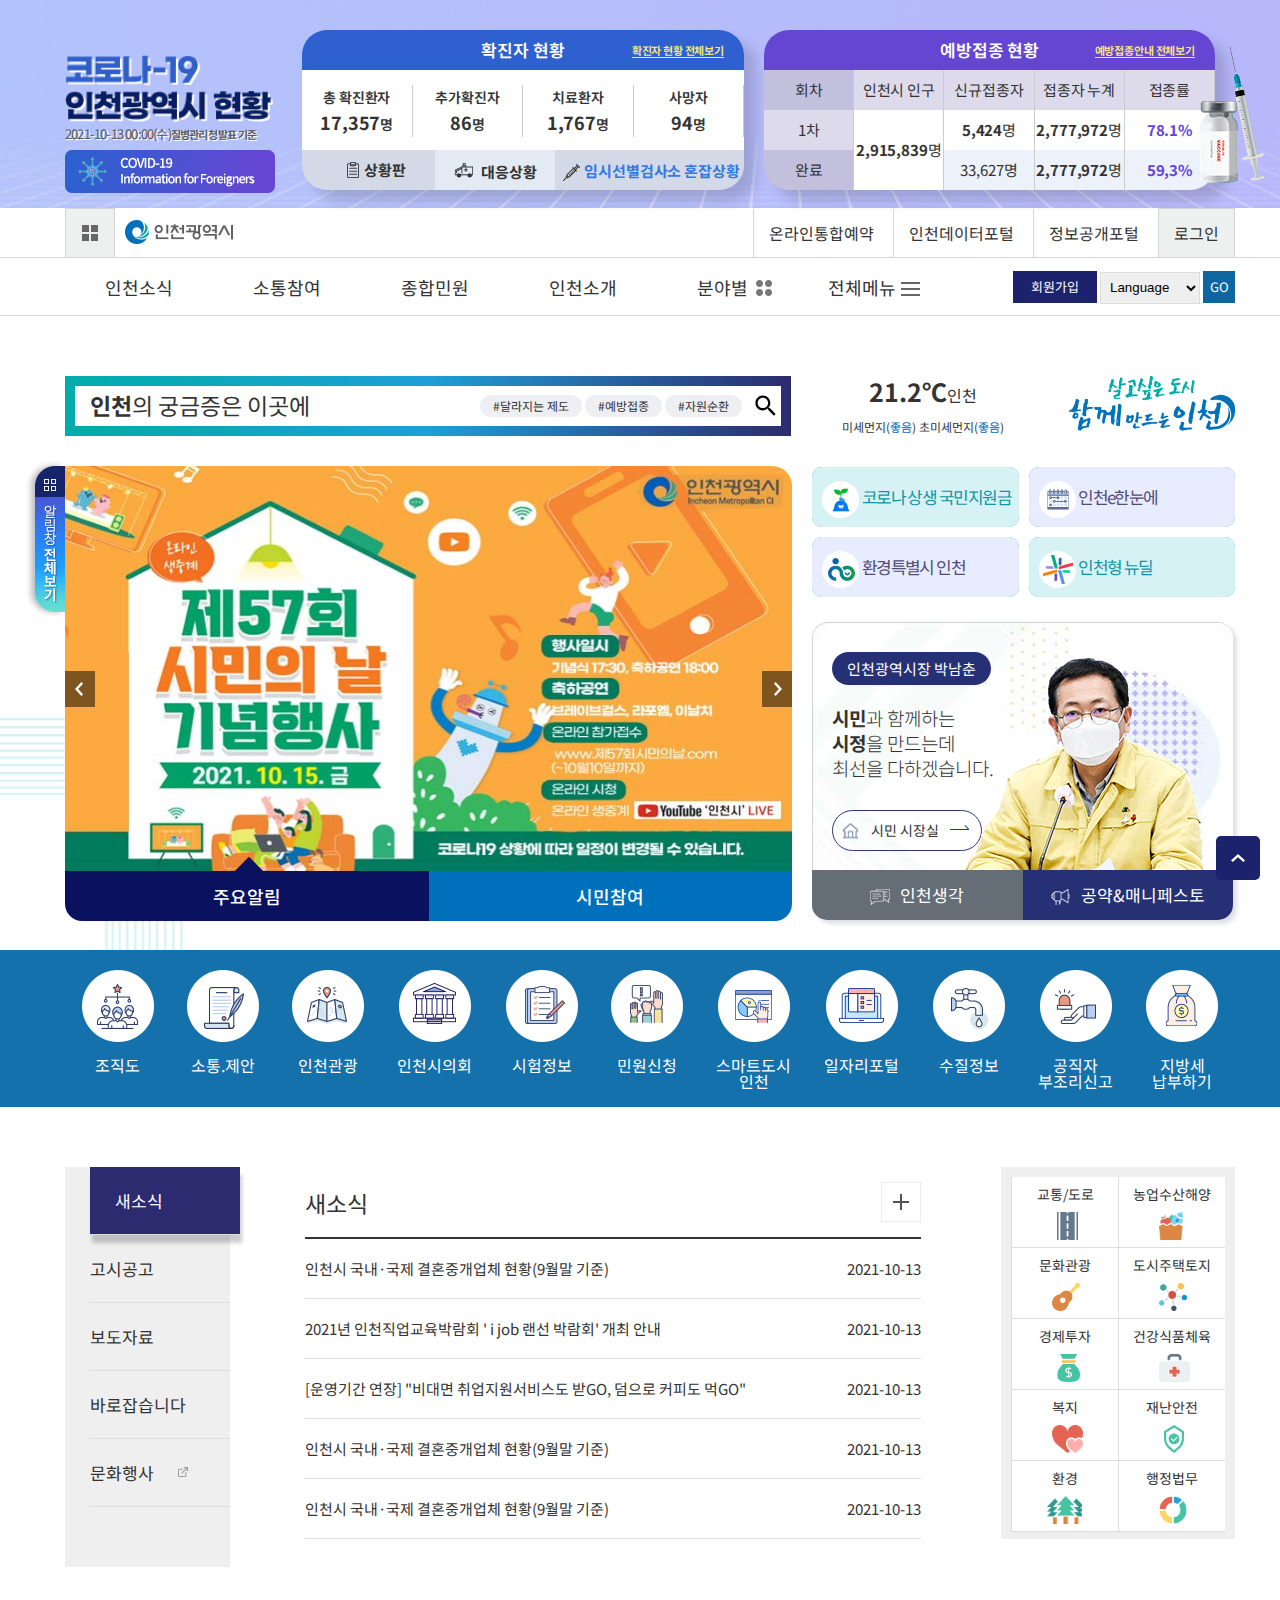
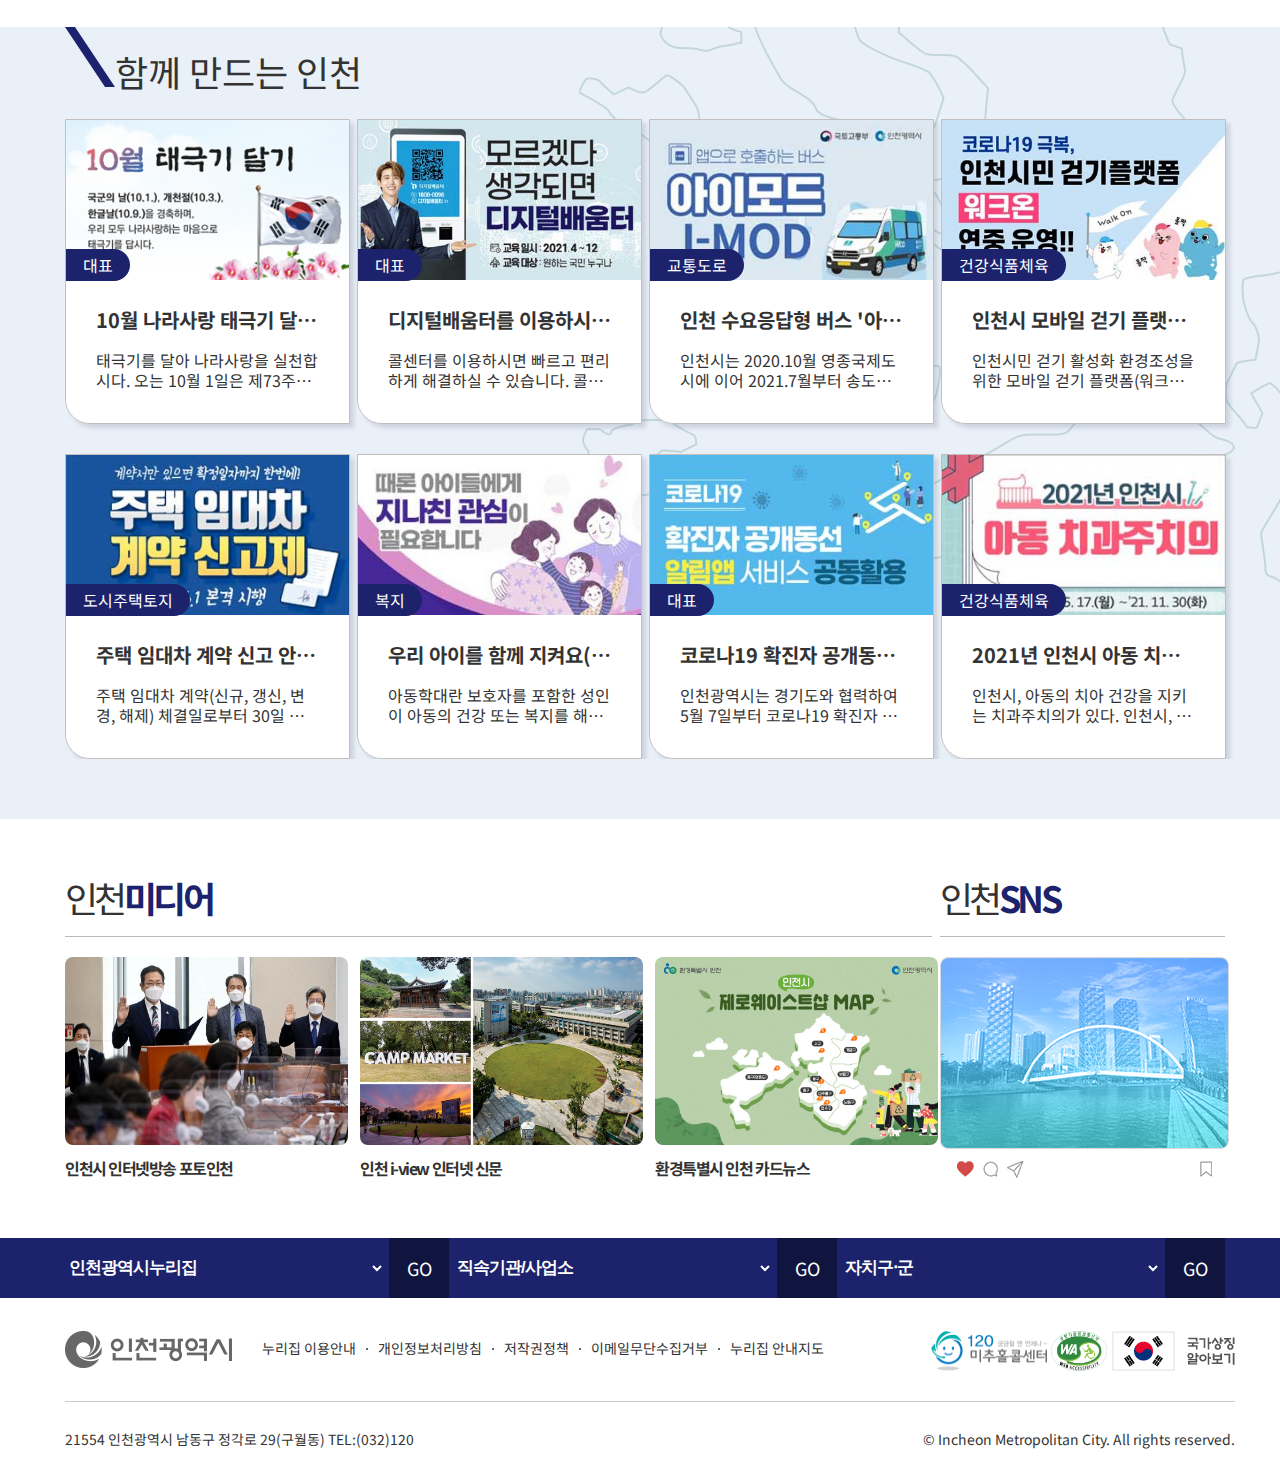
<file: works/04/index.html>
<!DOCTYPE html>
<html lang="en">

<head>
  <meta charset="UTF-8">
  <meta http-equiv="X-UA-Compatible" content="IE=edge">
  <meta name="viewport" content="width=device-width, initial-scale=1.0">
  <title>Document</title>
  <link rel="preconnect" href="https://fonts.gstatic.com" crossorigin>
  <link href="https://fonts.googleapis.com/css2?family=Noto+Sans+KR:wght@300;500;700&display=swap" rel="stylesheet">
  <link rel="stylesheet" href="https://unpkg.com/swiper/swiper-bundle.min.css" />

  <link rel="stylesheet" href="css/style.css">
  <link rel="stylesheet" href="css/index.css">
  <script src="https://code.jquery.com/jquery-1.12.4.min.js"></script>
  <script src="https://cdn.jsdelivr.net/npm/swiper@8/swiper-bundle.min.js"></script>
  <!-- <script src="https://unpkg.com/swiper/swiper-bundle.min.js"></script> -->
  <script src="js/main.js"></script>
</head>

<body>
  <div id="skipNav">
    <a href="#nav">주메뉴 바로가기</a>
    <a href="#main">본문 바로가기</a>
  </div>
  <header>
    <div class="banner">
      <div class="inner">
        <div class="left">
          <img src="images/covid.png" alt="코로나 인천광역시 현황">
          <div class="txt_area">
            <span>2021-10-13 00:00(수)<strong>질병관리청 발표 기준</strong></span>
            <a href=""><img src="images/info.png" alt="코로나 정보"></a>
          </div>
        </div>
        <div class="right">
          <div class="info info_blue">
            <div class="top">
              <strong>확진자 현황</strong>
              <a href=""><span>확진자 현황 전체보기</span></a>
            </div>
            <div class="mid">
              <ul>
                <li>
                  <span>총 확진환자</span>
                  <span><strong>17,357</strong>명</span>
                </li>
                <li>
                  <span>추가확진자</span>
                  <span><strong>86</strong>명</span>
                </li>
                <li>
                  <span>치료환자</span>
                  <span><strong>1,767</strong>명</span>
                </li>
                <li>
                  <span>사망자</span>
                  <span><strong>94</strong>명</span>
                </li>
              </ul>
            </div>
            <ul class="bottom">
              <li><a href=""><span class="blind">상황판이미지</span>상황판</a></li>
              <li><a href="" class="bg"><span class="blind">대응상황이미지</span>대응상황</a></li>
              <li><a href=""><span class="blind">임시선별검사소 혼잡상황</span>임시선별검사소 혼잡상황</a></li>
            </ul>
          </div>
          <div class="info info_purple">
            <div class="top">
              <strong>예방접종 현황</strong>
              <a href=""><span>예방접종안내 전체보기</span></a>
            </div>
            <div class="mid">
              <ul>
                <li class="title">회차</li>
                <li class="bg-bold">인천시 인구</li>
                <li class="bg-bold">신규접종자</li>
                <li class="bg-bold">접종자 누계</li>
                <li class="bg-bold">접종률</li>
              </ul>
              <ul class="sec">
                <li class="bg-bold">1차</li>
                <li class="txt"><strong>2,915,839</strong><span>명</span></li>
                <li><strong>5,424</strong><span>명</span></li>
                <li><strong>2,777,972</strong><span>명</span></li>
                <li class="total">78.1%</li>
              </ul>
              <ul>
                <li class="title">완료</li>
                <li class="empty"></li>
                <li class="bg-light">
                  </trong>33,627</strong><span>명</span></li>
                <li class="bg-light"><strong>2,777,972</strong><span>명</span></li>
                <li class="total bg-light"><strong>59,3%</strong></li>
              </ul>
            </div>
          </div>
        </div>
        <div class="img_area">
          <img src="images/banner_right.png" alt="백신이미지">
        </div>
      </div><!-- inner -->
    </div>
    <div class="header_menu">
      <div class="inner">
        <div class="logo_area">
          <h1><a href=""><span class="blind">인천광역시</span></a></h1>
          <a href=""><span class="blind">메뉴전체</span></a>
        </div>
        <div class="menu_right">
          <a href="">온라인통합예약</a>
          <a href="">인천데이터포털</a>
          <a href="">정보공개포털</a>
          <a href="" class="login">로그인</a>
        </div>
      </div>
    </div>
    <nav>
      <div class="inner" id="nav">
        <ul>
          <li><a href="">인천소식</a></li>
          <li><a href="">소통참여</a></li>
          <li><a href="">종합민원</a></li>
          <li><a href="">인천소개</a></li>
          <li><a href="" class="cate">분야별<span class="blind">분야별</span></a></li>
          <li><a href="" class="all_menu">전체메뉴</a></li>
          <div class="menu_bar">
            <span></span>
            <span></span>
            <span></span>
          </div>
        </ul>
        <div class="join">
          <a href="" class="join_us">회원가입</a>
          <select id="language">
            <option value="lang">Language</option>
            <option value="ko">한국어</option>
            <option value="en">English</option>
            <option value="jp">にほんご</option>
            <option value="ch">簡体中文</option>
          </select>
          <a href="" class="go">GO</a>
        </div>
      </div>
    </nav>
  </header>
  <main>
    <div class="main_vis" id="main">
      <div class="inner">
        <div class="left">
          <a href="" class="main_side"><img src="images/main_side.png" alt="메인이미지"></a>
          <div class="srh_area">
            <form action="get">
              <fieldset>
                <legend class="blind">검색</legend>
                <label for="search"><strong>인천</strong>의 궁금증은 이곳에</label>
                <input type="text" class="srh">
              </fieldset>
            </form>
            <div class="tag">
              <a href="">#달라지는 제도</a>
              <a href="">#예방접종</a>
              <a href="">#자원순환</a>
              <a href="" class="search"><span class="blind">검색</span></a>
            </div>
          </div>
          <div class="slide_wrap">
            <div class="tab">
              <ul>
                <li data-tab="#tab01" class="tabs">
                  <span class="visual_tab01 visual on"><span class="blind">탭</span></span>
                  <a href="" class="tab01">주요알림</a>
                </li>
                <li data-tab="#tab02" class="tabs">
                  <span class="visual_tab02 visual"><span class="blind">탭</span></span>
                  <a href="" class="tab02">시민참여</a>
                </li>
              </ul>
            </div>
            <div class="swiper main_slide main01 on" id="tab01">
              <div class="swiper-wrapper">
                <div class="swiper-slide">
                  <a href="">
                    <img src="images/main01.jpg" alt="주요알림">
                  </a>
                </div>
                <div class="swiper-slide">
                  <a href="">
                    <img src="images/main02.jpg" alt="주요알림">
                  </a>
                </div>
                <div class="swiper-slide">
                  <a href="">
                    <img src="images/main03.jpg" alt="주요알림">
                  </a>
                </div>
                <div class="swiper-slide">
                  <a href="">
                    <img src="images/main04.jpg" alt="주요알림">
                  </a>
                </div>
                <div class="swiper-slide">
                  <a href="">
                    <img src="images/main05.jpg" alt="주요알림">
                  </a>
                </div>
                <div class="swiper-slide">
                  <a href="">
                    <img src="images/main06.jpg" alt="주요알림">
                  </a>
                </div>
                <div class="swiper-slide">
                  <a href="">
                    <img src="images/main07.jpg" alt="주요알림">
                  </a>
                </div>
                <div class="swiper-slide">
                  <a href="">
                    <img src="images/main08.jpg" alt="주요알림">
                  </a>
                </div>
                <div class="swiper-slide">
                  <a href="">
                    <img src="images/main09.jpg" alt="주요알림">
                  </a>
                </div>
                <div class="swiper-slide">
                  <a href="">
                    <img src="images/main10.jpg" alt="주요알림">
                  </a>
                </div>
                <div class="swiper-slide">
                  <a href="">
                    <img src="images/main11.jpg" alt="주요알림">
                  </a>
                </div>
              </div> <!-- wrap -->
              <a href="" class="btn prev"><span class="blind">prev</span></a>
              <a href="" class="btn next"><span class="blind">next</span></a>
              <div class="swiper-pagination"></div>
              <a href="" class="pause pause01"><span class="blind">멈춤</span></a>
            </div>
          </div> <!-- slide_wrap -->
          <div class="swiper main_slide main02" id="tab02">
            <div class="swiper-wrapper">
              <div class="swiper-slide">
                <a href="">
                  <img src="images/main12.jpg" alt="시민참여">
                </a>
              </div>
              <div class="swiper-slide">
                <a href="">
                  <img src="images/main13.jpg" alt="시민참여">
                </a>
              </div>
              <div class="swiper-slide">
                <a href="">
                  <img src="images/main14.jpg" alt="시민참여">
                </a>
              </div>
              <div class="swiper-slide">
                <a href="">
                  <img src="images/main15.jpg" alt="시민참여">
                </a>
              </div>
              <div class="swiper-slide">
                <a href="">
                  <img src="images/main16.jpg" alt="시민참여">
                </a>
              </div>
              <div class="swiper-slide">
                <a href="">
                  <img src="images/main17.jpg" alt="시민참여">
                </a>
              </div>
              <div class="swiper-slide">
                <a href="">
                  <img src="images/main18.jpg" alt="시민참여">
                </a>
              </div>
              <div class="swiper-slide">
                <a href="">
                  <img src="images/main19.jpg" alt="시민참여">
                </a>
              </div>
              <div class="swiper-slide">
                <a href="">
                  <img src="images/main20.jpg" alt="시민참여">
                </a>
              </div>
              <div class="swiper-slide">
                <a href="">
                  <img src="images/main21.jpg" alt="시민참여">
                </a>
              </div>
              <div class="swiper-slide">
                <a href="">
                  <img src="images/main22.jpg" alt="시민참여">
                </a>
              </div>
              <div class="swiper-slide">
                <a href="">
                  <img src="images/main23.jpg" alt="시민참여">
                </a>
              </div>
            </div>
            <a href="" class="btn prev"><span class="blind">prev</span></a>
            <a href="" class="btn next"><span class="blind">next</span></a>
            <div class="swiper-pagination"></div>
            <a href="" class="pause pause02"><span class="blind">멈춤</span></a>
          </div>

        </div><!-- left -->
        <div class="right">
          <div class="info">
            <div class="weather">
              <span class="local"><strong>21.2℃</strong>인천</span><br>
              <span>미세먼지(<em>좋음</em>)</span>
              <span>초미세먼지(<em>좋음</em>)</span>
            </div>
            <div class="inc_logo">
              <a href=""><img src="images/main_logo.png" alt=""></a>
            </div>
          </div>
          <div class="cate">
            <ul>
              <li>
                <a href="" class="green">
                  <img src="images/sub1.png" alt="">
                  <span>코로나 상생 국민지원금</span>
                </a>
              </li>
              <li>
                <a href="" class="purple">
                  <img src="images/sub2.png" alt="">
                  <span>인천e한눈에</span>
                </a>
              </li>
              <li>
                <a href="" class="purple on">
                  <img src="images/sub3.png" alt="">
                  <span>환경특별시 인천</span>
                </a>
              </li>
              <li>
                <a href="" class="green">
                  <img src="images/sub4.png" alt="">
                  <span>인천형 뉴딜</span>
                </a>
              </li>
            </ul>
          </div>
          <div class="board">
            <div class="txt_area">
              <strong>인천광역시장 박남춘</strong>
              <p><strong>시민</strong>과 함께하는<br>
                <strong>시정</strong>을 만드는데<br>
                최선을 다하겠습니다.
              </p>
              <a href="" class="more_btn"><span class="blind">시장실</span>시민 시장실<span class="blind">더보기</span></a>
            </div>
            <div class="img_area">
              <img src="images/people.png" alt="인천시장">
            </div>
            <ul>
              <li class="ic"><a href=""><span class="blind">인천생각</span>인천생각</a></li>
              <li class="ic01"><a href=""><span class="blind">공약</span>공약&매니페스토</a></li>
            </ul>
          </div>
        </div>
      </div> <!-- inner -->
    </div>
    <div class="main_bar">
      <ul class="inner">
        <li>
          <a href="">
            <img src="images/bar_ic01.png" alt="조직도">
            <span>조직도</span>
          </a>
        </li>
        <li>
          <a href="">
            <img src="images/bar_ic02.png" alt="소통">
            <span>소통.제안</span>
          </a>
        </li>
        <li>
          <a href="">
            <img src="images/bar_ic03.png" alt="인천관광">
            <span>인천관광</span>
          </a>
        </li>
        <li>
          <a href="">
            <img src="images/bar_ic04.png" alt="인천시의회">
            <span>인천시의회</span>
          </a>
        </li>
        <li>
          <a href="">
            <img src="images/bar_ic05.png" alt="시험정보">
            <span>시험정보</span>
          </a>
        </li>
        <li>
          <a href="">
            <img src="images/bar_ic06.png" alt="민원신청">
            <span>민원신청</span>
          </a>
        </li>
        <li>
          <a href="">
            <img src="images/bar_ic07.png" alt="스마트도시 인천">
            <span>스마트도시<br>인천</span>
          </a>
        </li>
        <li>
          <a href="">
            <img src="images/bar_ic08.png" alt="일자리포털">
            <span>일자리포털</span>
          </a>
        </li>
        <li>
          <a href="">
            <img src="images/bar_ic09.png" alt="수질정보">
            <span>수질정보</span>
          </a>
        </li>
        <li>
          <a href="">
            <img src="images/bar_ic10.png" alt="공직자 부조리신고">
            <span>공직자<br>부조리신고</span>
          </a>
        </li>
        <li>
          <a href="">
            <img src="images/bar_ic11.png" alt="지방세 납부하기">
            <span>지방세<br>납부하기</span>
          </a>
        </li>
      </ul>
    </div>
    <div class="main_news">
      <div class="inner">
        <div class="tab">
          <ul class="menu">
            <li data-tab="#menu01" class="active"><a href="" class="news_title">새소식</a></li>
            <li data-tab="#menu02"><a href="" class="news_title">고시공고</a></li>
            <li data-tab="#menu03"><a href="" class="news_title">보도자료</a></li>
            <li data-tab="#menu04"><a href="" class="news_title">바로잡습니다</a></li>
            <li data-tab="#menu05"><a href="" class="news_title">문화행사<span class="blind">더보기</span></a></li>
          </ul>
          <div class="new on" id="menu01">
            <div class="title">
              <h2>새소식</h2>
              <a href="" class="plus_btn"><span class="blind">더보기</span></a>
            </div>
            <ul>
              <li>
                <a href="">
                  <p>인천시 국내·국제 결혼중개업체 현황(9월말 기준)</p>
                  <span class="date">2021-10-13</span>
                </a>
              </li>
              <li>
                <a href="">
                  <p>2021년 인천직업교육박람회 ' i job 랜선 박람회' 개최 안내</p>
                  <span class="date">2021-10-13</span>
                </a>
              </li>
              <li>
                <a href="">
                  <p>[운영기간 연장] "비대면 취업지원서비스도 받GO, 덤으로 커피도 먹GO"</p>
                  <span class="date">2021-10-13</span>
                </a>
              </li>
              <li>
                <a href="">
                  <p>인천시 국내·국제 결혼중개업체 현황(9월말 기준)</p>
                  <span class="date">2021-10-13</span>
                </a>
              </li>
              <li>
                <a href="">
                  <p>인천시 국내·국제 결혼중개업체 현황(9월말 기준)</p>
                  <span class="date">2021-10-13</span>
                </a>
              </li>
            </ul>
          </div>
          <div class="new" id="menu02">
            <div class="title">
              <h2>고시공고</h2>
              <a href="" class="plus_btn"><span class="blind">더보기</span></a>
            </div>
            <ul>
              <li>
                <a href="">
                  <p>2021년 지방세 체납처분의 중지 공고</p>
                  <span class="date">2021-10-13</span>
                </a>
              </li>
              <li>
                <a href="">
                  <p>정보통신공사업 양도신고 등록 공고</p>
                  <span class="date">2021-10-13</span>
                </a>
              </li>
              <li>
                <a href="">
                  <p>[운영기간 연장] "비대면 취업지원서비스도 받GO, 덤으로 커피도 먹GO"</p>
                  <span class="date">2021-10-13</span>
                </a>
              </li>
              <li>
                <a href="">
                  <p>2021년 제2차 인천형 예비사회적기업 지정현황 공고</p>
                  <span class="date">2021-10-13</span>
                </a>
              </li>
              <li>
                <a href="">
                  <p>도시계획시설(도로: 광3-7호선, 대1-20호선, 대3-112호선)</p>
                  <span class="date">2021-10-13</span>
                </a>
              </li>
            </ul>
          </div>
          <div class="new" id="menu03">
            <div class="title">
              <h2>보도자료</h2>
              <a href="" class="plus_btn"><span class="blind">더보기</span></a>
            </div>
            <ul>
              <li>
                <a href="">
                  <p>인천시, 공원녹지 미래 밑그림 그려..내년 3월 최종 확정</p>
                  <span class="date">2021-10-13</span>
                </a>
              </li>
              <li>
                <a href="">
                  <p>인천시 코로나19 발생 및 대응 상황(‘21. 11. 1.)</p>
                  <span class="date">2021-10-13</span>
                </a>
              </li>
              <li>
                <a href="">
                  <p>인천보건환경연구원, 최우수 시험기관으로 7년 연속 국제인증 취득</p>
                  <span class="date">2021-10-13</span>
                </a>
              </li>
              <li>
                <a href="">
                  <p>“11월 안전점검의 날” 동절기 대비 인천지하철 2호선 안전·방역 점검</p>
                  <span class="date">2021-10-13</span>
                </a>
              </li>
              <li>
                <a href="">
                  <p>1883 꺼지지 않는 개항의 밤 이야기, 인천개항장 문화재 야행</p>
                  <span class="date">2021-10-13</span>
                </a>
              </li>
            </ul>
          </div>
          <div class="new" id="menu04">
            <div class="title">
              <h2>바로잡습니다</h2>
              <a href="" class="plus_btn"><span class="blind">더보기</span></a>
            </div>
            <ul>
              <li>
                <a href="">
                  <p>[인천시 국정감사 관련]「지방상수도 공기업 평가위원의 공사계약 체결」</p>
                  <span class="date">2021-10-13</span>
                </a>
              </li>
              <li>
                <a href="">
                  <p>[인천시 국정감사 관련]「인천시와 인천시 산하기관, 부채 증가 심각한 수준」</p>
                  <span class="date">2021-10-13</span>
                </a>
              </li>
              <li>
                <a href="">
                  <p>「코로나19 자가격리자 물품 지급 지연(물품 지원 늦어 여섯 끼 굶어)」</p>
                  <span class="date">2021-10-13</span>
                </a>
              </li>
              <li>
                <a href="">
                  <p>『영종 하늘문화센터 복지동 사용료 부과…시설 이용자들 우려』</p>
                  <span class="date">2021-10-13</span>
                </a>
              </li>
              <li>
                <a href="">
                  <p>인천연구원 인천고법 설립 필요성 검토 연구 결과 발표 관련</p>
                  <span class="date">2021-10-13</span>
                </a>
              </li>
            </ul>
          </div>
          <div class="new" id="menu05">
            <div class="title">
              <h2>문화행사</h2>
              <a href="" class="plus_btn"><span class="blind">더보기</span></a>
            </div>
            <ul>
              <li>
                <a href="">
                  <p>인천시 국내·국제 결혼중개업체 현황(9월말 기준)</p>
                  <span class="date">2021-10-13</span>
                </a>
              </li>
              <li>
                <a href="">
                  <p>2021년 인천직업교육박람회 ' i job 랜선 박람회' 개최 안내</p>
                  <span class="date">2021-10-13</span>
                </a>
              </li>
              <li>
                <a href="">
                  <p>[운영기간 연장] "비대면 취업지원서비스도 받GO, 덤으로 커피도 먹GO"</p>
                  <span class="date">2021-10-13</span>
                </a>
              </li>
              <li>
                <a href="">
                  <p>인천시 국내·국제 결혼중개업체 현황(9월말 기준)</p>
                  <span class="date">2021-10-13</span>
                </a>
              </li>
              <li>
                <a href="">
                  <p>인천시 국내·국제 결혼중개업체 현황(9월말 기준)</p>
                  <span class="date">2021-10-13</span>
                </a>
              </li>
            </ul>
          </div>
        </div>
        <div class="side">
          <ul>
            <li>
              <a href="" class="traffic">
                <span>교통/도로</span>
              </a>
            </li>
            <li>
              <a href="" class="ocean">
                <span>농업수산해양</span>
              </a>
            </li>
            <li>
              <a href="" class="culture">
                <span>문화관광</span>
              </a>
            </li>
            <li>
              <a href="" class="build">
                <span>도시주택토지</span>
              </a>
            </li>
            <li>
              <a href="" class="eco">
                <span>경제투자</span>
              </a>
            </li>
            <li>
              <a href="" class="health">
                <span>건강식품체육</span>
              </a>
            </li>
            <li>
              <a href="" class="welfare">
                <span>복지</span>
              </a>
            </li>
            <li>
              <a href="" class="safe">
                <span>재난안전</span>
              </a>
            </li>
            <li>
              <a href="" class="env">
                <span>환경</span>
              </a>
            </li>
            <li>
              <a href="" class="pub">
                <span>행정법무</span>
              </a>
            </li>
          </ul>
        </div>
      </div>
    </div>
    <div class="main_board">
      <div class="notice inner">
        <h2>함께 만드는 인천</h2>
        <div class="content">
          <a href="">
            <img src="images/board_01.jpg" alt="태극기달기">
            <div class="txt_area">
              <h3>10월 나라사랑 태극기 달기 운동</h3>
              <p>태극기를 달아 나라사랑을 실천합시다.
                오는 10월 1일은 제73주년 국군의 날, 10월 3일은
                4제4353주년 개천절, 10월 9일은 575돌 한글날입니다.
                우리 모두 나라사랑하는 마음으로 태극기를 답시다.
              </p>
              <strong>대표</strong>
            </div>
          </a>
        </div>
        <div class="content">
          <a href="">
            <img src="images/board_02.jpg" alt="디지털배움터">
            <div class="txt_area">
              <h3>디지털배움터를 이용하시면서 불편하신 점이 있으신가요?</h3>
              <p>콜센터를 이용하시면 빠르고 편리하게 해결하실 수 있습니다.
                콜센터를 이용하시면 빠르고 편리하게 해결하실 수 있습니다.
              </p>
              <strong>대표</strong>
            </div>
          </a>
        </div>
        <div class="content">
          <a href="">
            <img src="images/board_03.jpg" alt="수용응답형버스">
            <div class="txt_area">
              <h3>인천 수요응답형 버스 '아이모드' 타고 가고싶은 버스정류장으로!</h3>
              <p>인천시는 2020.10월 영종국제도시에 이어 2021.7월부터
                송도국제도시 및 남동산업단지를 대상으로
                인천 수요응답형버스(아이모드) 운영을 시작합니다.
              </p>
              <strong>교통도로</strong>
            </div>
          </a>
        </div>
        <div class="content">
          <a href="">
            <img src="images/board_04.jpg" alt="건강/식품/체육">
            <div class="txt_area">
              <h3>인천시 모바일 걷기 플랫폼(워크온) 운영 안내</h3>
              <p>인천시민 걷기 활성화 환경조성을 위한
                모바일 걷기 플랫폼(워크온) 많은 참여바랍니다.
              </p>
              <strong>건강식품체육</strong>
            </div>
          </a>
        </div>
        <div class="content">
          <a href="">
            <img src="images/board_05.jpg" alt="도시/주택/토지">
            <div class="txt_area">
              <h3>주택 임대차 계약 신고 안내,주택 임대차 계약의 신고란?</h3>
              <p>주택 임대차 계약(신규, 갱신, 변경, 해제)
                체결일로부터 30일 이내에 계약 당사자가
                임대기간, 임대료 등 계약 주요 내용을 신고 하도록 의무화
              </p>
              <strong>도시주택토지</strong>
            </div>
          </a>
        </div>
        <div class="content">
          <a href="">
            <img src="images/board_06.jpg" alt="복지">
            <div class="txt_area">
              <h3>우리 아이를 함께 지켜요(아동학대 개념 및 유형)</h3>
              <p>아동학대란 보호자를 포함한 성인이
                아동의 건강 또는 복지를 해치거나 정상적 발달을
                저해할 수 있는 신체적․정신적․성적 폭력이나 가혹행위를
                하는 것과 아동의 보호자가 아동을 유기하거나
                방임하는 것을 말함(아동복지법 제3조 제7호)
              </p>
              <strong>복지</strong>
            </div>
          </a>
        </div>
        <div class="content">
          <a href="">
            <img src="images/board_07.jpg" alt="태극기 달기">
            <div class="txt_area">
              <h3>코로나19 확진자 공개동선 알림 앱 서비스 공동활용 안내</h3>
              <p>인천광역시는 경기도와 협력하여 5월 7일부터
                코로나19 확진자 공개동선 알림 앱을 공동활용하여
                코로나19 확산을 예방할 예정이오니,
                시민 여러분의 많은 활용을 부탁드립니다.
              </p>
              <strong>대표</strong>
            </div>
          </a>
        </div>
        <div class="content">
          <a href="">
            <img src="images/board_08.jpg" alt="태극기 달기">
            <div class="txt_area">
              <h3>2021년 인천시 아동 치과주치의 사업 안내</h3>
              <p>인천시, 아동의 치아 건강을 지키는 치과주치의가 있다.
                인천시, 아동의 치아 건강을 지키는 치과주치의가 있다.
              </p>
              <strong>건강식품체육</strong>
            </div>
          </a>
        </div>
      </div>
    </div>
    <div class="main_media">
      <div class="inner">
        <div class="media">
          <h2 class="title">인천<strong>미디어</strong></h2>
          <div class="content photo">
            <a href=""><img src="images/media_01.jpg" alt="인터넷방송"></a>
            <p>인천시 인터넷방송 포토인천</p>
          </div>
          <div class="content">
            <a href=""><img src="images/media_02.jpg" alt="인터넷신문"></a>
            <p>인천 i-view 인터넷 신문</p>
          </div>
          <div class="content">
            <a href=""><img src="images/media_03.jpg" alt="카드뉴스"></a>
            <p>환경특별시 인천 카드뉴스</p>
          </div>
        </div>
        <div class="content sns">
          <h2 class="title">인천<strong>SNS</strong></h2>
          <div class="box">
            <a href=""><img src="images/sns_bg.png" alt="인터넷방송"></a>
          </div>
        </div>
      </div>
    </div>
  </main>
  <footer>
    <div class="select inner">
      <select>
        <option value="인천광역시누리집">인천광역시누리집</option>
        <option value="누리집">--- 관련 누리집 ---</option>
        <option value="굿모닝인천">굿모닝인천</option>
        <option value="시험정보">시험정보</option>
        <option value="웹진MOO">웹진 MOO</option>
        <option value="인천광역시장실">인천광역시장실</option>
        <option value="인천데이터포털">인천데이터포털</option>
        <option value="인천독립">인천 독립 40년</option>
        <option value="인천은소통e가득">인천은 소통e가득</option>
        <option value="인천의공원">인천의 공원</option>
        <option value="인천일자리포털">인천일자리포털</option>
        <option value="인천형뉴딜">인천형 뉴딜</option>
        <option value="자치법규정보">자치법규정보</option>
        <option value="정보공개포털">정보공개포털</option>
      </select>
      <a href="" class="go">GO</a>
      <select>
        <option value="직속기관">직속기관/사업소</option>
        <option value="구역청">경제자유구역청</option>
        <option value="관리사무소">남촌농축산물도매시장관리사무소</option>
        <option value="농업">농업기술센터</option>
        <option value="도시철도">도시철도건설본부</option>
        <option value="문화예술회관">문화예술회관</option>
        <option value="도서관">미추홀도서관</option>
        <option value="환경">보건환경연구원</option>
        <option value="농산물">삼산농산물도매시장관리사무소</option>
        <option value="상수도">상수도사업본부원</option>
        <option value="일자리포털">인천일자리포털</option>
        <option value="서부여성회관">서부여성회관</option>
        <option value="수산기술">수산기술지원센터</option>
        <option value="수산자원">수산자원연구소</option>
      </select>
      <a href="" class="go">GO</a>
      <select>
        <option value="자치구">자치구‧군</option>
        <option value="중구">중구</option>
        <option value="동구">동구</option>
        <option value="미추홀구">미추홀구</option>
        <option value="연수구">연수구</option>
        <option value="남동구">남동구</option>
        <option value="부평구">부평구</option>
        <option value="계양구">계양구</option>
        <option value="서구">서구</option>
        <option value="강화군">강화군</option>
        <option value="옹진군">옹진군</option>
      </select>
      <a href="" class="go">GO</a>
    </div>
    <div class="info inner">
      <h2><a href=""><span class="blind">인천광역시</span></a></h2>
      <nav>
        <ul>
          <li><a href="">누리집 이용안내</a></li>
          <li><a href="">개인정보처리방침</a></li>
          <li><a href="">저작권정책</a></li>
          <li><a href="">이메일무단수집거부</a></li>
          <li><a href="">누리집 안내지도</a></li>
        </ul>
      </nav>
      <div class="site">
        <a href="" class="call"><img src="images/footer_01.png" alt="미주홀콜센터"></a>
        <a href="" class="mark"><img src="images/footer_02.png" alt="품질인증마크"></a>
        <a href="" class="photo"><img src="images/footer_03.png" alt="국가상징알아보기"></a>
      </div>
    </div>
    <div class="bottom inner">
      <address>21554 인천광역시 남동구 정각로 29(구월동) TEL:(032)120</address>
      <p class="copy">© Incheon Metropolitan City. All rights reserved.</p>
    </div>
  </footer>
  <a href="" class="top_btn"><span class="blind">위로가기</span></a>
</body>

</html>
</file>
<file: works/03/css/index.css>
/* main */

.main_vis .main_slide .txt_area {
  max-width: 1400px;
  height: 100%;/* flex 중앙정렬위해 높이 필요 */
  margin: 0 auto;
  font-weight: bold;
  color: #333;
  position: relative;
  z-index: 1;
  display: flex;/* 한줄로 정렬 후 */
  flex-direction: column;/* 세로정렬 */
  justify-content: center;
}

.main_vis .main_slide img {
  position: absolute;
  left: 50%;
  transform: translateX(-50%);
  width: 100%;
  height: 100%;
  object-fit: cover;
}
.main_vis .main_slide .txt_area h2 {
  font-size: 24px;
  padding-bottom: 25px;

}
.main_vis .main_slide .m5 {color: #fff;}

.main_vis .main_slide .txt_area strong {
  font-size: 60px;
  display: block;
  padding-bottom: 50px;
  font-weight: bold;
  line-height: 1.2;
}
.main_vis .main_slide .txt_area a.more_btn {
  display: block;
  width: 170px;
  height: 48px;
  border: 1px solid #333;
  border-radius: 30px;
  text-align: center;
  line-height: 46px;
}
.main_vis .main_slide .txt_area a.more_btn:hover {
  background: #fff;
  color: #333;
  border: 0;
}
.main_vis .main_slide {
  height: 850px;
}
.main_vis .controls {
  position: absolute;
  bottom: 10px;
  left: 0;
  z-index: 2;
  width: 100%;
  display: flex;
  justify-content: center;
  align-items: center;
}
.main_vis .main_slide .swiper-pagination-bullet {
  background: #003b70;  
  width: 10px;
  height: 10px;
}
.main_vis .main_slide .swiper-pagination {
  width: auto;        
  left: auto;
  position: relative;
  bottom: auto;/* 수치자체가 없어짐 */
  transform: translateX(0);
  display: flex;/* 부모한테 주니까 맞춰짐 span은 인라인이라 정렬안됨*/
}
.main_vis .swiper-pagination-bullet .swiper-pagination-bullet-active {
  
  width: 39px;
  border-radius: 10px;
}

.main_vis .main_slide .swiper-button-prev {
  color: #fff;
  left: 50px;
}
.main_vis .main_slide .swiper-button-next {
  color: #fff;
  right: 50px;
}
.main_vis .stop {
  background: url(../images/pause.svg) no-repeat;
  width: 30px;
  height: 30px;
  background-position: center;
  z-index: 1;
}
.main_vis .stop.on {/* 배경과 속성만 있으면 된다. */
  background: url(../images/start_btn.svg) no-repeat;  
  background-position: center; 
}
/* new_product */
.new_product {
  text-align: center;
  letter-spacing: -1px;  
  padding-top: 100px;
}
.new_product .swiper-pagination-bullet {
  width: auto;
  font-size: 18px;
  color: #222;
  opacity: 1;
  background: rgba(112, 90, 90, 0);
  display: inline-block;
  font-weight: 300;
  padding: 0 15px;
}

.new_product .swiper-pagination-bullet-active {
  font-weight: bold;
}

.new_product .swiper-pagination {
  position:relative;
  left: auto;
  width: auto;
  bottom:auto;
}
.new_product .content li {
  width: calc((100% - 40px)/3);
  float: left;
  margin-right: 20px;
  background: #f4f4f4;
  text-align: center;  
  height: 321px;
  padding-top: 15px;
}
.new_product .content li:nth-child(3n) {margin-right: 0;}
.new_product .content li:nth-child(-n+3) {
  margin-bottom: 20px;
}
.new_product .new_slide {margin-top: 50px;}
.new_product .content .txt {
  padding: 20px 0 50px;
  font-weight: bold; 
  color: #222;
}
.new_product .content .txt strong {
  display: block;
  font-size: 20px;
  padding-bottom: 10px;
}

.new_product .content .txtspan {
  font-size: 12px;
}
.new_product a {display: block;}
.new_product .item_lay03 {
  display: flex;
  justify-content: space-between;
}
.new_product .item_lay03 img {
  width: 100%;
  height: 100%;
  object-fit: cover;
}
.new_product .item_lay03 li:first-child {margin-bottom: 30px;}
.new_product .left,
.new_product .right {
  width: calc(26% - 20px);
}
.new_product .center {
  width: 48%;
  margin: 0 20px;
}
.new_product .wrap li {
  width: calc((100% - 20px)/2);
  float: left;
  margin-right: 20px;
  margin-bottom: 20px;
}
.new_product .wrap img {
  height: 325px;
  object-fit: cover;
}
.new_product img {width: 100%;}
.new_product .wrap li:nth-child(2n) {margin-right: 0;}
.new_product .content img {width: 204px;}

/* recom */
.recom {
  margin-top: 100px;
  text-align: center;
  background: url(../images/m6.jpg) no-repeat;
  color: #222; 
  letter-spacing: -1px;
  padding-bottom: 100px;
  background-size: cover;  
  font-weight: bold;
  position: relative;
}
.recom img {object-fit: cover;}
.recom h2 {
  font-size: 28px;
  padding-top: 60px;  
  padding-bottom: 20px;  
  font-weight: bold;  
}

.recom .swiper-pagination {
  position:relative;
  left: auto;
  width: auto;
  top:20px;
}

.recom .recom_slide {
  margin-top: 70px;
}

.recom .swiper-slide li {
  border-bottom: 2px solid #222;
  padding-bottom: 10px;
}
.recom .swiper-slide li.on {
  border-bottom: 2px solid #222;
  padding-bottom: 10px;
  font-weight: bold;  
}
.recom .recom_slide ul {
  overflow: hidden;
}
.recom .recom_slide ul li {
  width: calc((100% - 40px)/3);
  float: left;
  background: #f4f4f4;
  margin-right: 20px;
  height: 598px;
  padding-top: 40px;
}
.recom .recom_slide ul li:last-child {margin-right: 0;}
.recom .recom_slide ul li:nth-child(2) img {
  width: 240px;
  height: 240px;
}
.recom .recom_slide span {
  display: block;
  font-size: 20px;
  padding-top: 40px;
  padding-bottom: 100px;
}
.recom .recom_slide .dresser {
  padding-top: 120px;
  display: block;
}
.recom .recom_slide .txt a {
  width: 137px;
  font-size: 16px;
}

.recom .recom_slide .txt a::after {
  background: url(../images/right_ic.svg) no-repeat;
  content: "";
  display: inline-block;
  width: 28px;
  height: 11px;
  background-size: 30px;
  margin-left: 10px;
}
/* kitchen */
.kitchen {
  position: relative;
  margin-top: 100px;
  text-align: center;
  color: #fff;  
  letter-spacing: -1px;
  height: 770px;  
}
.kitchen h2 {
  font-size: 28px;  
  font-weight: bold; 
  color: #fff;
  margin-top: 60px;
}
.kitchen .inner {
  position: absolute;
  top: 0; 
  left: 50%;
  transform: translateX(-50%);
  z-index: 2;
}
.kitchen .swiper-slide::before,
.contents .swiper-slide::before,
.air .swiper-slide::before {
  content: "";  
  position: absolute;
  top: 0;
  right: 0;
  left: 0;
  bottom: 0;
  background: rgba(0,0,0,0.3);
  z-index: 2;
}
.kitchen .swiper-pagination {
  position:relative;
  left: auto;
  width: auto;
  bottom:630px;
}
.kitchen .list {
  overflow: hidden;
  padding-bottom: 25px;
  display: inline-block;
}
.kitchen .list li {
  font-size: 18px;
  float: left;
  margin: 20px 20px;
}
.kitchen .list .on {  
  border-bottom: 2px solid #fff;
  padding-bottom: 10px;  
  font-weight: bold; 
}
.kitchen .list li.on {
  border-bottom: 2px solid #fff;
  padding-bottom: 10px;
  font-weight: bold; 
}
.kitchen .txt,
.contents .txt, 
.air .txt {
  width: 650px;
  position: absolute;
  top: 50%;
  left: 50%;
  transform: translate(-50%,-50%);
  z-index: 2;
}
.kitchen .txt strong,
.contents .txt strong,
.air .txt strong {
  font-size: 55px;
}
.kitchen .txt span,
.contents .txt span, 
.air .txt span {
  font-size: 20px;
  padding-top: 40px;
  display: block;
  line-height: 30px;
}
/* .contents */
.contents {
  position: relative;
  text-align: center;
  color: #fff;  
  letter-spacing: -1px;
  height: 770px;
}
.contents .inner {
  position: absolute;
  top:0; 
  left: 50%;
  transform: translateX(-50%);
  z-index: 2;  
}
.contents h2 {
  margin-top: 40px;
  font-size: 28px;
  font-weight: bold; 
}

.contents .swiper-pagination {
  position:relative;
  left: auto;
  width: auto;
  bottom:630px;
}

/* .air */
.air {
  position: relative;
  text-align: center;
  color: #fff;  
  letter-spacing: -1px;
  height: 770px;
}
.air .inner {
  position: absolute;
  top: 0; 
  left: 50%;
  transform: translateX(-50%);
  z-index: 2;
}
.air h2 {
  margin-top: 60px;
  font-size: 28px;
  padding-bottom: 20px;  
  font-weight: bold; 
}

.air .swiper-pagination {
  position:relative;
  left: auto;
  width: auto;
  bottom:630px;
}


/* social */
.social {
  position: relative;
  background: #f6f9fb;
  text-align: center;
  padding-top: 150px;
  top: -40px;
  padding-bottom: 50px;
}
.social .inner {
  color: #222;
  padding-bottom: 100px;
  position: relative;
}
.social h2 {
  font-size: 40px;
  font-weight: bold; 
  padding-bottom: 80px;
  border-bottom: 1px solid #ccc;
}
.social .swiper-pagination-bullet {
  width: auto;
  height: auto;
  text-align: center;
  font-size: 18px;
  color: #222;
  opacity: 1;
  background: none;
  padding: 0 15px;
  display: inline-block;
  font-weight: 300;
}

.social .swiper-pagination-bullet-active {
  font-weight: bold;
}

.social .swiper-pagination {
  position:relative;
  left: auto;
  width: auto;
  bottom: 40px;
}
.social .content {
  width: calc((100% - 60px)/3);
  float: left;
  margin-right: 30px; 
  position: relative;
  margin-top: 50px;
}

.social .content:last-child {
  margin-right: 0;
}
.social .content img {
  width: 100%;
  object-fit: cover;
  border-radius: 30px;
}
.social .txt_area {
  color: #222;
  text-align: left;  
}
.social .txt_area strong {
  font-size: 28px;
  font-weight: bold;
  display: block;
  margin-top: 40px;
  margin-bottom: 30px;
}
.social .txt_area span {
  font-size: 18px;
  color: #666;
  line-height: 25px;
  word-break: keep-all;
}
.social .wrap {
  padding-top: 40px;
  display: flex;
}
.social .left {
  width: 50%;
  display: flex;
  align-items: center;
}
.social .left ul {
  width: 35%;
}
.social .left ul li:last-child {margin-top: 20px;}
.social .left img {
  width: 100%;
  border-radius: 30px;
}
.social .left .img {  
  margin-left: 20px; 
}
.social .right {
  text-align: left;
  width: 50%;
  padding-top: 10px;
  padding-left: 50px;
}
.social .right h3 {
  font-weight: 700;
  font-size: 26px;
  color: #222;
  letter-spacing: -0.7px;
}
.social .right p {
  padding-top: 30px;
  font-size: 18px;
  color: #666;
  line-height: 30px;
}
.social .right strong {
  margin-top: 20px;
  display: block;
  font-weight: 700;
  font-size: 20px;
  letter-spacing: -0.5px;
  color: #222;
  padding-top: 27px;
  line-height: 30px;
}
.social .right a.more_btn {
  display: block;
  width: 170px;
  height: 48px;
  line-height: 46px;
  margin-top: 20px;
  font-weight: bold;
}
.social .right a.more_btn::after {
  background: url(../images/right_ic.svg) no-repeat;
  content: "";
  display: inline-block;
  width: 32px;
  height: 11px;
  background-size: 30px;
  margin-left: 15px;
}

/* hover */
.social .bg {
  width: 100%;
  height: 450px;  
  display: inline-block;
  position: relative;
}
.social .bg img {height: 100%;object-fit: cover;}
.social .bg .plus {
  display: inline-block;
  width: 100px;
  height: 100px;
  border: 1px solid #fff;
  border-radius: 50px;
  position: absolute;
  top:50%;
  left:50%;
  transform: translate(-50%,-50%);  
  opacity: 0;
  visibility: hidden;
  transition: 1s;
}
.social .bg .plus.on { opacity: 1; visibility: visible;}
.social .bg .plus::after {
  content: "";
  background: url(../images/plus.svg) no-repeat;
  width: 36px;
  height: 36px;
  background-size: 100%;
  display: inline-block;
  position: absolute;
  top: 34%;
  left: 34%;  
}

.social .bg::before {
  background-color: saddlebrown;
  content: "";
  width: 100%;
  height: 100%; 
  display: inline-block;
  position: absolute;
  top: 0;
  left: 0;
  opacity: 0;
  visibility: hidden;
  background:rgba(133, 219, 245, 0.692);
  border-radius: 30px;
  transition: 0.3s;
}
.social .bg:hover::before {
  visibility: visible;
  opacity: 1;
}
.social .wrap .left > ul > li > a {
  display: block;
  width: 200px;
  height: 200px;
}
.social .wrap .left > ul > li:first-child {margin-bottom: 50px;}
.social .wrap .left > ul > li:last-child {margin-top: 50px;}
.social .wrap .left > ul > li > a img {
  object-fit: cover;
  height: 100%;
  margin-bottom: 30px;
}
.social .wrap .left .img {
  width: 446px;
  height: 450px;
}
.social .wrap .left .img img {
  height: 100%;
  object-fit: cover;
}
/* service */
.service {
  overflow: hidden;
  padding-top: 100px;
  padding-bottom: 200px;
}
.service .wrap {
  display: flex;
  justify-content: space-between;
}
.service h2 {
  font-size: 40px;
  font-weight: bold;
  text-align: center;
  margin-bottom: 80px;
}
.service .content {
  width: calc((100% - 60px)/4);
  margin-right: 20px;
  position: relative;  
  height: 500px;
}
.service .content:last-child {margin-right: 0;}
.service .content img {
  width: 100%;
  height: 100%;
  object-fit: cover;
}
.service .join {
  text-align: left;
  background-color: pink;
  color: #fff;
  font-size: 28px;
  line-height: 40px;
  background-color: #0074c2;
  padding: 40px;
  position: relative;
}
.service .join strong {font-weight: 700;}
.service .join .view {    
  width: 50%;
  height: 58px;
  line-height: 56px;
  border: 1px solid #fff;
  position: absolute;
  bottom: 40px;
  left: 50%;
  transform: translateX(-50%);
  z-index: 1;
  padding: 0 30px;
  display: inline-block;
  font-size: 16px;
  text-align: center;
}
.service .txt {
  width: 100%;
  color: #222;
  line-height: 35px;
  position: absolute;
  top: 0;
  left: 0;
  padding: 40px;
  text-align: center;
}
.service .txt span {
  font-size: 18px;
  font-weight: 500;
  display: block;
}
.service .txt strong {
  font-size: 28px;
  font-weight: bold;
}
.service .cs {
  color: #222;
  background-color: #e9ecf1;
  padding: 30px;
  height: 500px;
  line-height: 25px;
  text-align: center;
}
.service .cs ul li {
  padding: 22px 0;
  border-bottom: 1px solid #fff;
}
.service .cs ul li:last-child {border: none;}
.service .cs ul li span {
  display: block;
  letter-spacing: -0.4px;
}
.service .cs ul li strong {
  font-size: 24px;
  font-weight: bold;
  display: block;
}
.service .cs .online {
  margin-top: 10px;
  max-width: 271px;
  height: 58px;
  border: 1px solid #222;
  display: inline-block;
  line-height: 56px;
  padding: 0 30px;
}
.service .cs .time {
  font-size: 14px;
  color:#0074c2;
  margin-top: 10px;
  letter-spacing: -0.4px;
  font-weight: 500;
}

.service .img_box::before {
  content: "";
  width: 100%;
  height: 100%;
  position: absolute;
  top: 0;left: 0;
  background: rgba(0,0,0,0.3);
}
.service .img_box .txt {z-index: 1;color: #fff;}
.top_btn {
  background: #0074c2;
  width: 60px;
  height: 60px;
  display: inline-block;
  position: fixed;
  bottom: 20px;
  right: 30px;
  z-index:1;
}
.top_btn::after {
  content: "";
  display: inline-block;
  background: url(../images/scroll_top.svg) no-repeat;
  width: 60px;
  height: 60px;
  background-position: center;
}
</file>
<file: works/03/css/response.css>
/*
  가장중요한 조건
  가로스롤은 절대 생기면 안된다.
  가로스크롤이 생기는이유는
  - *위드가 살이있는영역 ex)w:1200 1000px,m-0-auto
  - *absolute ->부모한테 무조건 overflow hidden을 줘야됨
  모바일 확인은 최고 작은 사이즈인 320 (크롬모바일 아이폰se) 확인시 잘나오묜 끝.
 */

/* 실콘텐츠 + 100 에서 줄인다*/
/* 1300 */

@media screen and (max-width: 1500px) {

  /* header */
  header .inner {
    padding: 0 30px;
  }

  .nav_sub .wrap {
    padding: 0 30px;
  }

  /* main */
  .main_vis .main_slide .txt_area {
    padding: 0 120px;
  }

  .new_product {
    padding: 100px 30px 0;
  }

  .recom .inner {
    padding: 0 30px;
  }

  .social .inner {
    padding: 0 30px;
  }

  .service {
    padding: 100px 30px 200px;
  }

  /* footer */
  footer .info {
    padding: 0 30px;
  }

  footer .site_link {
    padding: 0 30px;
  }

  footer .bottom {
    padding: 30px 30px 0;
  }
}

@media screen and (max-width: 1280px) {

  header {
    height: 60px;
  }

  header h1 {
    background-size: 141px;
    position: absolute;
  }

  header .navi>ul {
    display: none;
    /* 헤더 탭 사이즈 늘리면 사라지는거 */
  }

  header .quick_link {
    position: absolute;
    top: 50%;
    right: 30px;
    transform: translateY(-50%);
  }

  header .quick_link .sub_menu {
    display: none;
  }

  header .tab_menu.on {
    opacity: 1;
    visibility: visible;
  }

  header .quick_link .mypage .my {
    display: none;
  }

  header .quick_link .mypage {
    display: flex;
    align-items: center;
    border-left: 0;
    top: auto;
  }

  header .quick_link .mypage .srh {
    display: none;
    content: "";
    background: url(../images/shr_bk.svg) no-repeat;
    width: 21px;
    height: 21px;
    background-size: 100%;
    display: inline-block;
    opacity: 1;
  }

  header .menu {
    visibility: visible;
    position: relative;
    width: 25px;
    height: 25px;
    margin-left: 20px;
    display: flex;
    flex-wrap: wrap;
    align-items: center;
  }

  header .menu span {
    width: 100%;
    height: 2px;
    background: #222;
  }

  .new_product .content .txt strong {
    font-size: 18px;
  }

  .new_product .content .txt span {
    font-size: 10px;
  }

  .kitchen .txt strong,
  .contents .txt strong,
  .air .txt strong {
    font-size: 50px;
  }

  .kitchen .txt span,
  .contents .txt span,
  .air .txt span {
    font-size: 18px;
  }

  .social .content {
    width: calc((100% - 60px)/3);
    float: left;
    margin-right: 30px;
    position: relative;
    margin-top: 50px;
  }

  .social .content:last-child {
    margin-right: 0;
  }

  .social .txt_area strong {
    white-space: nowrap;
    overflow: hidden;
    text-overflow: ellipsis;
  }

  footer .sub_wrap {
    opacity: 1;
    visibility: visible;
  }

  footer .footer_wrap {
    height: 0;
    overflow: hidden;
  }

  footer {
    border-top: 0;
  }

  .top_btn {
    background: #0074c2;
    width: 40px;
    height: 40px;
    display: inline-block;
    position: fixed;
    bottom: 40px;
    right: 40px;
    z-index: 1;
  }

  .top_btn::after {
    content: "";
    display: inline-block;
    background: url(../images/scroll_top.svg) no-repeat;
    width: 15px;
    height: 15px;
    background-size: 100%;
    position: absolute;
    top: 50%;
    left: 50%;
    transform: translate(-50%, -50%);
  }

  /* header .menu {menu 바 만드는 다른 방법
    visibility: visible;
    position: relative;
    width: 30px;
    height: 30px;      
    margin-left: 20px;
  }

  header .menu span {
    position: absolute;
    top: 50%;
    left: 50%;
    transform: translate(-50%,-50%);
    width: 100%;
    height: 2px;
    background: #333;
  }
  header .menu span:nth-of-type(1) {margin-top: -9px;}
  header .menu span:nth-of-type(3) {margin-top: 9px;} */


}

/*
테블릿 1024에 주고 1500을 맞춘다
중대적인 레이아웃 변화
폰트사이즈 줄여준다 아래와같은룰로
*/
@media screen and (max-width: 1024px) {

  /* .main_vis .main_slide .txt_area h2 {
    font-size: 17px;
  }
  .main_vis .main_slide .txt_area strong {
    font-size: 44px;
  } */
  .new_product .content .txt_area strong {
    font-size: 14px;
  }

  .new_product .content .txt_area span {
    font-size: 10px;
  }

  .new_product .content li {
    width: calc(50% - 10px);
    margin-bottom: 10px;
  }

  .new_product .content li:nth-child(3) {
    margin-right: 20px;
  }

  .new_product .content li:nth-child(2n) {
    margin-right: 0;
  }

  .new_product .wrap li {
    width: 100%;
  }

  .new_product .item_lay03 {
    flex-wrap: wrap;
    flex-direction: column;

  }

  .new_product .item_lay03 li:first-child {
    margin-bottom: 0;
  }

  .new_product .left,
  .new_product .right {
    width: 100%;
  }

  .new_product .left ul,
  .new_product .right ul {
    display: flex;
    justify-content: space-between;
  }

  .new_product .left li,
  .new_product .right li {
    width: calc(50% - 5px);
  }

  .new_product .content .txt strong {
    font-size: 20px;
  }

  .new_product .content .txt span {
    font-size: 12px;
  }

  .new_product .center {
    width: 100%;
    margin: 10px 0;
  }

  .recom .recom_slide ul li {
    width: calc((100% - 40px)/3);
    height: auto;
  }

  .recom .recom_slide ul li img {
    margin: 20px 0;
    height: 240px;
    width: 240px;
  }

  .recom .recom_slide .dresser {
    padding-top: 0;
  }

  .recom .recom_slide span {
    padding-top: 20px;
    padding-bottom: 70px;
  }

  .social {
    margin-top: 150px;
  }

  .social .txt_area strong {
    white-space: nowrap;
    overflow: hidden;
    text-overflow: ellipsis;
    /* 1줄인데 말줄임 하고 싶을 때 */
  }

  .social .txt_area span {
    max-height: 50px;
    overflow: hidden;
    text-overflow: ellipsis;

    display: -webkit-box;
    -webkit-line-clamp: 1;
    /* 한줄로 말줄임 만들고 싶다 */
    -webkit-box-orient: vertical;
  }


  .kitchen .swiper-pagination {
    display: none;
  }

  .contents .swiper-pagination {
    display: none;
  }

  .air .swiper-pagination {
    display: none;
  }

  .more {
    display: block;
    background: url(../images/right_w.svg) no-repeat;
    width: 112px;
    height: 34px;
    background-size: 100%;
    position: absolute;
    bottom: -80px;
    left: 50%;
    transform: translateX(-50%);
    transition: 0.7s;
  }

  .more.on {
    transform: translateX(20px);
  }

  .social {
    margin-top: 0;
  }

  .social .left {
    width: 100%;
    display: flex;
    align-items: center;
  }

  .social .right {
    padding-top: 0;
  }

  .social .right h3 {
    font-weight: 700;
    font-size: 23px;
    color: #222;
    line-height: 30px;
    letter-spacing: -0.7px;
  }

  .social .right p {
    word-break: keep-all;
  }

  .service .wrap {
    display: flex;
    flex-wrap: wrap;
  }

  .service .content {
    width: calc(50% - 10px);
    margin-right: 0;
  }

  .service .content:nth-child(-n+2) {
    margin-bottom: 20px;
  }


  .top_btn {
    background: #0074c2;
    width: 40px;
    height: 40px;
    display: inline-block;
    position: fixed;
    bottom: 40px;
    right: 40px;
    z-index: 1;
  }

  .top_btn::after {
    content: "";
    display: inline-block;
    background: url(../images/scroll_top.svg) no-repeat;
    width: 15px;
    height: 15px;
    background-size: 100%;
    position: absolute;
    top: 50%;
    left: 50%;
    transform: translate(-50%, -50%);
  }
}

/*
 모바일 320에 주고 맞춘다.
 *대대적 레이아웃 변화
 사이드 패딩 15~20
 대폰트 font-size: 38~28
 중폰트 18~28
 소폰트 12~ 16
 웬만한 레이아웃은 1줄 아니면 2줄
*/
@media screen and (max-width: 768px) {
  header .inner {
    padding: 0 20px;
  }

  .nav_sub .wrap {
    padding: 0 20px;
  }

  .new_product {
    padding: 100px 20px 0;
  }

  .recom .inner {
    padding: 0 20px;
  }

  .social .inner {
    padding: 0 20px;
  }

  .service {
    padding: 100px 20px 200px;
  }

  /* footer */
  footer .info {
    padding: 0 20px;
  }

  footer .site_link {
    padding: 0 20px;
  }

  footer .bottom {
    padding: 30px 20px 0;
  }

  .air .swiper-pagination {
    display: none;
  }

  header .tab_list .util li::after {
    content: "";
    display: inline-block;
    background: url(../images/go.png) no-repeat;
    width: 16px;
    height: 16px;
    background-size: 10px;
    position: absolute;
    top: 18px;
    left: 75px;
  }

  header .tab_list>ul>li>a::after {
    content: "";
    display: inline-block;
    background: url(../images/down_ic.svg) no-repeat;
    width: 10px;
    height: 5px;
    background-size: 100%;
    float: right;
    margin-top: 5px;
  }

  header h1 {
    width: 131px;
    height: 23px;
    background-size: 100%;
    /* 상속받는다. 이미지 사이즈만 */
  }

  header .tab_menu .login_wrap .login_btn {
    border: 1px solid #fff;
    display: inline-block;
    width: 102px;
    height: 26px;
    line-height: 24px;
    text-align: center;
    float: right;
    margin-top: 16px;
    border-radius: 15px;
  }

  .main_vis {
    position: relative;
  }

  .main_vis .main_slide .txt_area {
    padding: 0 30px;
    position: absolute;
    top: 50%;
    left: 0;
    width: 100%;
    transform: translateY(-50%);
  }

  .main_vis .main_slide .txt_area h2 {
    font-size: 18px;
    padding: 15px 0;
  }

  .main_vis .main_slide .txt_area strong {
    font-size: 24px;
  }

  .main_vis .main_slide .txt_area a.more_btn {
    /* margin: 0 auto; */
    width: 80px;
    height: 25px;
    line-height: 23px;
    /* position: absolute;
  bottom: 50px;
  left: 50%;
  transform: translateX(-50%); */
  }

  .main_vis .main_slide {
    height: 100%;
  }

  .main_vis .main_slide .swiper-slide {
    padding-bottom: 70%;
    /*모바일로 줄일 때 맞게 줄이는거*/
    background: #003b70;
  }

  .main_vis .controls {
    visibility: hidden;
  }

  .main_vis .main_slide .swiper-button-prev {
    color: #fff;
    left: 30px;
    display: none;
  }

  .main_vis .main_slide .swiper-button-next {
    color: #fff;
    right: 30px;
    display: none;
  }

  .new_product {
    padding-top: 20px;
  }

  .new_product .new_slide {
    margin-top: 20px;
  }

  .new_product .content li {
    width: 100%;
    margin-bottom: 10px;
  }

  .new_product .swiper-pagination-bullet {
    display: inline;
    line-height: 20px;
    font-size: 13px;
    padding: 0 5px;
    word-break: keep-all;
  }

  .new_product .item_lay03 .left li {
    width: 100%;
    /* height: 250px; */
  }

  .new_product .item_lay03 li:first-child {
    margin-bottom: 0px;
  }

  .new_product .left ul,
  .new_product .right ul {
    flex-direction: column;
  }

  .new_product .content li:nth-child(-n+3) {
    margin-bottom: 10px;
  }

  .new_product a {
    margin-bottom: 10px;
  }

  .new_product .left li {
    width: 100%;
    margin-bottom: 0;
  }

  .new_product .right li {
    width: 100%;
    /* height: 250px; */
    margin-bottom: 20px;
  }

  .new_product .wrap li {
    width: 100%;
    margin-bottom: 0px;
  }

  .new_product .center {
    margin-top: 0;
    margin-bottom: 10px;
  }

  .new_product .content .txt strong {
    display: block;
    font-size: 17px;
    padding-bottom: 10px;
  }

  .new_product .content .txt span {
    display: block;
    font-size: 12px;
    padding-bottom: 10px;
  }

  .recom {
    margin-top: 0;
    padding-bottom: 30px;
  }

  .recom h2 {
    font-size: 22px;
    padding-top: 20px;
    padding-bottom: 0;
    font-weight: bold;
  }

  .recom .recom_slide ul li {
    width: 100%;
    margin-bottom: 10px;
    padding-top: 10px;
  }

  .recom .swiper-pagination {
    position: relative;
    left: auto;
    width: auto;
    top: 10px;
    font-size: 13px;
  }

  .recom .recom_slide {
    margin-top: 20px;
  }

  .recom .recom_slide ul li {
    position: relative;
    padding-top: 0;
  }

  .recom .recom_slide ul li img {
    width: 240px;
    height: 240px;
  }

  .recom .txt span {
    font-size: 17px;
    padding-top: 0;
    padding-bottom: 10px;
    font-weight: bold;
  }

  .recom .recom_slide .dresser {
    padding-top: 0;
    display: block;
  }

  .recom .recom_slide .txt a {
    font-size: 12px;
    font-weight: 300;
    padding-bottom: 15px;
    display: inline-block;
  }

  .recom h2,
  .kitchen h2,
  .air h2 {
    font-size: 22px;
    margin-top: 0;
  }

  .recom .swiper-pagination-bullet,
  .new_product .swiper-pagination-bullet,
  .contents .swiper-pagination-bullet,
  .air .swiper-pagination-bullet {
    width: 100%;
    display: inline;
    line-height: 25px;
    font-size: 14px;
    padding: 0;
    word-break: keep-all;
  }

  .kitchen {
    margin-top: 15px;
    text-align: center;
    color: #fff;
    letter-spacing: -1px;
    height: auto;
  }

  .kitchen_slide,
  .contents_slide,
  .air_slide {
    height: 100%;
  }

  .kitchen .swiper-slide,
  .contents .swiper-slide,
  .air .swiper-slide {
    padding-bottom: 50%;
  }

  .kitchen .swiper-slide img,
  .contents .swiper-slide img,
  .air .swiper-slide img {
    position: absolute;
    top: 0;
    left: 0;
    width: 100%;
    height: 100%;
    object-fit: cover;
  }

  .kitchen .txt,
  .contents .txt,
  .air .txt {
    text-align: center;
  }

  .kitchen h2,
  .contents h2,
  .air h2 {
    font-size: 18px;
    margin-top: 35px;
  }

  .kitchen .txt strong,
  .contents .txt strong,
  .air .txt strong {
    font-size: 22px;
    display: block;
    margin-top: 20px;
  }

  .kitchen .txt span,
  .contents .txt span,
  .air .txt span {
    font-size: 13px;
    padding-top: 0;
  }

  .kitchen a.more,
  .contents a.more,
  .air a.more {
    bottom: -32px;
    background: url(../images/right_w.svg) no-repeat;
    width: 50px;
    height: 17px;
    background-size: 100%;
  }

  .kitchen .swiper-pagination-bullet {
    height: 15px;
    line-height: 15px;
    border-radius: 0;
    text-align: center;
    font-size: 12px;
    color: #fff;
    opacity: 1;
    padding: 5px 0;
    background: none;
    display: inline-block;
    font-weight: 300;
  }

  .contents {
    position: relative;
    margin-top: 0;
    text-align: center;
    color: #fff;
    letter-spacing: -1px;
    height: auto;
  }

  .air {
    margin-top: 0;
    text-align: center;
    color: #fff;
    letter-spacing: -1px;
    height: auto;
  }

  .social {
    padding-top: 60px;
    top: -40px;
    padding-bottom: 10px;
  }

  .social h2 {
    font-size: 22px;
    padding-bottom: 50px;
    border-bottom: 1px solid #ccc;
  }

  .social .swiper-pagination-bullet {
    height: auto;
    text-align: center;
    font-size: 14px;
    color: #222;
    opacity: 1;
    padding: 0;
  }

  .social .content {
    width: 100%;
    margin-top: 0;
  }

  .social .txt_area strong {
    font-size: 18px;
    font-weight: bold;
    display: block;
    margin-top: 10px;
    margin-bottom: 0;
  }

  .social .right {
    position: absolute;
    bottom: 50px;
    left: 0;
  }

  .social .right h3 {
    font-size: 18px;
    padding-top: 10px;
    width: 210px;
    margin: 0 auto;
    line-height: 22px;
    margin-bottom: 10px;
  }

  .social .txt_area span {
    font-size: 12px;
    color: #666;
    line-height: 25px;
    margin-bottom: 10px;
  }

  .social .left {
    width: 100%;
    margin-right: 20px;
    margin-top: 10px;
    justify-content: center;
  }

  .social .wrap {
    position: relative;
    padding-top: 0;
  }

  .social .right {
    position: absolute;
    bottom: -210px;
    left: 0;
    text-align: center;
    width: 100%;
    padding-left: 0;
  }

  .social .right p {
    font-size: 12px;
    color: #666;
    line-height: 15px;
    padding-top: 0;
  }

  .social .right strong {
    display: none;
  }

  .social .right .more_btn {
    visibility: hidden;
  }

  .social .left>ul {
    display: none;
  }

  .social .txt_area {
    text-align: center;
  }

  .service {
    overflow: hidden;
    padding-top: 0;
    padding-bottom: 30px;
  }

  .service h2 {
    font-size: 22px;
    margin-bottom: 20px;
  }

  .service .content {
    width: 100%;
    height: 100%;
    margin-bottom: 20px;
  }

  .service .join {
    font-size: 16px;
    line-height: 25px;
    padding: 20px;
    height: 170px;
  }

  .service strong {
    word-break: keep-all;
  }

  .service .wrap {
    position: relative;
    padding-bottom: 0;
  }

  .service .join .view {
    width: 85%;
    height: 38px;
    line-height: 36px;
    border: 1px solid #fff;
    position: absolute;
    bottom: 20px;
    left: 50%;
    transform: translateX(-50%);
    z-index: 1;
    padding: 0 30px;
    display: block;
    font-size: 16px;
    text-align: center;
    font-size: 13px;
  }

  .service .txt {
    width: 100%;
    color: #222;
    line-height: 25px;
    position: absolute;
    top: 0;
    left: 0;
    padding-top: 10px;
    text-align: center;
  }

  .service .txt span {
    font-size: 12px;
    font-weight: 500;
    display: block;
  }

  .service .txt strong {
    font-size: 20px;
    font-weight: bold;
  }

  .service .content {
    width: 100%;
    height: 170px;
  }

  .service .cs {
    color: #222;
    background-color: #e9ecf1;
    padding-top: 0;
    height: auto;
    line-height: 25px;
    text-align: center;
  }

  .service .cs ul li {
    padding: 10px 0;
    border-bottom: 1px solid #fff;
  }

  .service .cs ul li span {
    font-size: 12px;
  }

  .service .cs ul li strong {
    font-size: 18px;
    line-height: 20px;
  }

  .service .cs .online {
    width: 85%;
    height: 38px;
    font-size: 13px;
    line-height: 36px;
    margin-top: 10px;
    border: 1px solid #222;
    padding: 0 30px;
  }

  .service .cs .time {
    font-size: 12px;
    margin-top: 0;
    line-height: 15px;
    margin-top: 10px;
    letter-spacing: -0.4px;
    font-weight: 500;
  }

  .footer_sub .title {
    font-size: 14px;
  }

  footer .footer_sub nav>ul>li>a {
    height: 40px;
    line-height: 40px;
  }

  footer .footer_sub .title::after {
    content: "";
    display: inline-block;
    background: url(../images/down_ic.svg) no-repeat;
    width: 10px;
    height: 5px;
    background-size: 100%;
    float: right;
    margin-top: 20px;
  }

  footer .time span,
  a {
    font-size: 12px;
    letter-spacing: -1.2px;
  }

  footer .link {
    padding: 15px 20px;
    overflow: hidden;
  }

  footer .link .sns_link .youtube {
    display: inline-block;
    background: url(../images/youtube_bk.png) no-repeat;
    width: 20px;
    height: 13px;
    background-size: 100%;
    margin-top: 3px;
  }

  footer .link .sns_link .insta {
    display: inline-block;
    background: url(../images/insta_bk.png) no-repeat;
    width: 20px;
    height: 20px;
    background-size: 100%;
  }

  footer .link .sns_link .facebook {
    display: inline-block;
    background: url(../images/facebook_bk.png) no-repeat;
    width: 9px;
    height: 20px;
    background-size: 100%;
  }

  footer .link .sns_link .blog {
    display: inline-block;
    background: url(../images/blog_bk.png) no-repeat;
    width: 26px;
    height: 18px;
    background-size: 100%;
  }

  footer .link .sns_link .naver {
    display: inline-block;
    background: url(../images/naver_bk.png) no-repeat;
    width: 13px;
    height: 22px;
    background-size: 100%;
    margin-top: -1px;
  }

  footer .link .right {
    float: right;
  }

  footer .link .right #select {
    width: 351px;
    height: 42px;
    border-bottom: 1px solid #333;
    background: url(../images/down_ic.svg) no-repeat;
    background-size: 12px;
    background-position: right 5px center;
    line-height: 42px;
  }

  footer .link .sns_link a {
    float: left;
    margin-right: 15px;
  }

  footer .link .right #select {
    width: 100px;
    height: 31px;
    border-bottom: 1px solid #333;
    background: url(../images/down_ic.svg) no-repeat;
    background-size: 12px;
    background-position: right 5px center;
    line-height: 31px;
    font-size: 13px;
  }

  footer .company {
    padding: 0 20px 30px;
    font-size: 12px;
    font-weight: 300;
    line-height: 18px;
  }

  footer .company .name {
    margin-left: 0;
  }

  /*  */
  .more {
    bottom: -200px;
  }

  .more.on {
    transform: translateX(20px);
  }

  .top_btn {
    background: #0074c2;
    width: 40px;
    height: 40px;
    display: inline-block;
    position: fixed;
    bottom: 40px;
    right: 40px;
    z-index: 1;
  }

  .top_btn::after {
    content: "";
    display: inline-block;
    background: url(../images/scroll_top.svg) no-repeat;
    width: 15px;
    height: 15px;
    background-size: 100%;
    position: absolute;
    top: 50%;
    left: 50%;
    transform: translate(-50%, -50%);
  }

  .kitchen .swiper-pagination-bullet::after,
  .contents .swiper-pagination-bullet::after,
  .air .swiper-pagination-bullet::after {
    content: "";
    position: absolute;
    left: 0;
    bottom: 10px;
    width: 0%;
    height: 3px;
    background: #fff;
    transition: 0.5s;

  }

  .kitchen .swiper-pagination-bullet:hover::after,
  .contents .swiper-pagination-bullet:hover::after,
  .air .swiper-pagination-bullet:hover::after {
    width: 100%;
  }

  .new_product .swiper-pagination-bullet::after {
    /* content: "";
    position: absolute;
    left: 0;
    bottom: 10px;
    width: 0%;
    height: 3px;
    background: #222;
    transition: 0.5s;  */
  }

  .new_product .swiper-pagination-bullet:hover::after {
    width: 100%;
  }

}
</file>
<file: works/04/css/index.css>
/* 접근성 skip */
#skipNav{position:relative;z-index:9999;}
#skipNav a{position: absolute; top: -200px; left:0;
  width: 100%; line-height: 30px; 
  border: 1px solid #dedede; background-color: #333;
  color: #fff;}
#skipNav a:focus, 
#skipNav a:active{top: 0;}

/* main */
.main_vis {
  background: url(../images/main_bg.png) no-repeat;
  overflow: hidden;
  padding: 60px 0 30px;
  background-position: top center;    
  margin: 0 auto;
  position: relative;
}

.main_vis .left {
  float: left;
  position: relative;
}
.main_vis .left .srh_area {  
  position: relative;
  overflow: hidden;
  padding: 10px;
  width: 726px;
  height: 60px;
  border: none;
  background: linear-gradient(90deg, #00aca9 0%, #1e9fd5 50%, #2d2b6f );
}
.main_vis .left .srh_area .srh {
  border: none;
  width: 702px;
  height: 38px;
  outline: none;
}
.main_vis .left .srh_area label {
  position: absolute;
  line-height:38px;
  font-size: 23px;
  padding-left: 15px;
}
.main_vis .left .srh_area label strong {font-weight: bold;}
.main_vis .left .tag { 
  position: absolute;
  top: 50%;
  right: 0;
  transform: translateY(-50%);
  font-size: 12px;  
}
.main_vis .left .srh_area .tag a {
  background-color: #eeeff3;
  border-radius: 15px;
  display: inline-block;
  position: relative;
  top: -15px;
  padding: 5px 13px;
}
.main_vis .left .srh_area .tag .search {
  background-color: transparent;
  background: url(../images/srh.svg) no-repeat;
  width: 46px;
  height: 46px;
  background-size: 27px;
  background-position: right 12px center;
  position: relative;
  top: 2px;
}

.main_vis .slide_wrap {
  position: absolute;
  top: 70px;left: 0;
}
.main_vis .left .main_slide {
  margin-top: 30px;
  width: 727px;
  height: 405px; 
  border-radius: 0 20px 0 0;
  position: relative;
}
.main_vis .main_side {
  position: absolute;
  top: 84px;
  left: -40px;
  z-index: 3;
}
.main_vis .swiper-pagination {
  bottom: -20px;
  z-index: 13;
}
.main_vis .left .main_slide img {   
  width: 100%;
  height: 100%;
}
.main_vis .left .main_slide .btn {
  width: 30px;
  height: 36px;
  position: absolute;
  top: 55%;
  z-index: 4;
  transform: translateY(-50%);
  background:rgba(0,0,0,0.5)
}
.main_vis .left .main_slide .btn.prev {
  left: 0;
}
.main_vis .left .main_slide .btn.prev::before {
  content: "";
  display: inline-block;
  background: url(../images/prev_btn.png) no-repeat;
  width: 16px;
  height: 28px;
  left: 10px;
  background-size: 8px;
  position: absolute;
  top: 30%;
}
.main_vis .left .main_slide .btn.next {
  right: 0;
}
.main_vis .left .main_slide .btn.next::before {
  content: "";
  display: inline-block;
  background: url(../images/next_btn.png) no-repeat;
  width: 16px;
  height: 28px;
  right:2px;
  background-size: 8px;
  position: absolute;
  top: 30%;
}

.main_vis .tab {
  height: 50px;
  line-height: 50px;
  color: #fff;
  font-size: 18px;
  font-weight: 500;  
  float: left;
  width: 100%;
  text-align: center;
  position: absolute;
  bottom: -50px; 
  z-index: 2;
}
.main_vis .tab ul li {
  float: left;
  width: 50%;
}
.main_vis .tab a {
  display: block;
  height: 100%;
}
.main_vis .tab .tab01 {
  background: #0a115f;
  border-radius: 0 0 0 17px;
}
.main_vis .tab .visual_tab01 {  
  display: block;
  width: 20px;
  height: 20px;
  transform: rotate(45deg);
  background: #0a115f;
  z-index: 2;
  position: absolute;
  top: -10px;
  left: 24%;
}
/* .main_vis .main_slide .pause {
  background: url(../images/pause.png) no-repeat;
  width: 40px;
  height: 44px;
  background-size:40%;  
  position: absolute;
  bottom:-10px;
  left: auto;
  right: 10px; 
  z-index: 118;
  background-position: center;
} */
.main_vis .main_slide.swiper {}
/* .main_vis .main_slide .pause01 {  
  right: 370px;
  background-color: #00aca9;
} */
/* .main_vis .main_slide .pause01.on {
  right: 370px;
  background: url(../images/play_btn.png) no-repeat;
  background-position: center;
  background-color: #00aca9;
}
.main_vis .main_slide .pause02 {    
  right: 10px;
  background-color: #a8b3ea;
}
.main_vis .main_slide .pause02.on {
  background: url(../images/play_btn.png) no-repeat;
  right: 10px;
} */

.main_vis .tab .tab02 {
  background: #0070bc;
  border-radius: 0 0 17px 0;
}
.main_vis .tab .visual_tab02 {  
  display: block;
  width: 20px;
  height: 20px;
  transform: rotate(45deg);
  background: #0070bc;
  z-index: 2;
  position: absolute;
  top: -10px;
  right: 24%;
}

/* 탭js */
.main_vis #tab01 {margin-top: 20px;}
.main_vis .main_slide {visibility: hidden;}
.main_vis .main_slide.on {visibility: visible;}
.main_vis .visual {visibility: hidden;}
.main_vis .visual.on {visibility: visible;}


.main_vis .right {
  float: right;
  width: 37%;
  padding-left: 10px;
} 
.main_vis .right .info {
  overflow: hidden;
  line-height: 30px;
}
.main_vis .right .info .weather {
  float: left;
  padding-left: 30px;
  font-size: 12px;
  text-align: center;
}
.main_vis .right .info .weather .local {
  font-size: 16px;
}
.main_vis .right .info .weather strong {
  font-size: 25px;
  font-weight: bold;
}
.main_vis .right .info .weather strong span {
  font-size: 12px;
}
.main_vis .right .info .weather em {color: #0068b7;}
.main_vis .right .inc_logo {float: right;}
.main_vis .right .inc_logo img {
  width: 166px;
  height: 55px;
}
.main_vis .right .cate {  
  padding-top: 25px;
  padding-bottom: 10px;
}
.main_vis .right .cate ul::after {
  content: "";
  display: block;
  clear: both;
}
.main_vis .right .cate ul {
  /* overflow: hidden; */
}
.main_vis .right .cate ul li {   
  /* margin-right: 5px; */
  height: 60px; 
  line-height: 60px;
  font-size: 17px;
  /* padding-right: 5px; */
  letter-spacing: -0.09em;
  border-radius: 10px;  
  float: left;
  width: calc(50% - 5px);
  background-color: #1e9fd5;
}
.main_vis .right .cate ul li:nth-child(2n) {
  float: right;
}
.main_vis .right .cate ul li:nth-child(-n+2) {
  margin-bottom: 10px;
}
 .main_vis .right .cate ul li .green {  
  display: block;
  color: #1295a6;
  background-color: #d7f2f5;  
  transition: all 0.4s ease-in-out;
}
.main_vis .right .cate ul li .green:hover {
  border: 1px solid #7ed3dc;
  box-shadow: 4px 4px 8px rgb(12 24 58 / 13%)
}
.main_vis .right .cate ul li .purple {
  display:block;
  color: #534b7a;
  background-color: #e8ecff;
  transition: all 0.4s ease-in-out;
  z-index: 3;
}
.main_vis .right .cate ul li .purple:hover {
  border: 1px solid #a8b3ea;
  box-shadow: 4px 4px 8px rgb(12 24 58 / 13%);

}

.main_vis .right .cate ul li img {
  vertical-align: middle;
  padding-left: 10px;
}
.main_vis .right .cate ul li a {
  border-radius: 10px;
}
.main_vis .right .board {
  margin-top: 15px;
  position: relative;
  width: 421px;
  height: 298px;
  box-shadow: 4px 4px 4px rgb(12 24 58 / 13%);
  border-radius: 15px;
  padding: 30px 20px;
  background: url(../images/side_bg.jpg) no-repeat;  
  overflow: hidden;
}
.main_vis .right .board .txt_area > strong {
  display: inline-block;
  background-color: #263175;
  color: #fff;
  border-radius: 18px;
  padding: 9px 15px;
  font-size: 15px;
}
.main_vis .right .board .txt_area p {
  margin-top: 20px;
  font-size: 19px;
  font-weight: 300;
  line-height: 25px;
}
.main_vis .right .board .txt_area p strong {
  font-weight: bold;
  font-size: 19px;
}
.main_vis .right .board .more_btn {
  width: 150px;
  height: 41px;
  border: 1px solid #2c3779;
  border-radius: 25px;
  display: inline-block;
  text-align: center;
  line-height: 39px;
  margin-top: 30px;
  position: relative;
  padding-right: 5px;  
  font-size: 14px;
}
.main_vis .right .board .more_btn::before {
  content: "";
  display: inline-block;
  background: url(../images/home.png) no-repeat;
  width: 15px;height: 15px;
  position: absolute;
  top: 50%;left: 10px;
  transform: translateY(-50%);
}
.main_vis .right .board .more_btn::after {
  content: "";
  display: inline-block;
  background: url(../images/arrow.png) no-repeat;
  width: 19px;height: 15px;
  position: absolute;
  bottom: 10px;
  right: 12px;
}
.main_vis .right .board .img_area {
  position: absolute;
  bottom: 12px;
  right: 30px;
}
.main_vis .right .board ul {
  position: absolute;
  bottom: 0;
  left: 0; 
  width: 100%;
  text-align: center;
}
.main_vis .right .board ul li {  
  float: left;
  height: 50px;
  width: 50%;
  background: #656e77;
  color: #fff;
  font-size: 17px;
  line-height: 50px;
}
.main_vis .right .board ul li.ic01 {
  background: #263175;
}

.main_vis .right .board ul li.ic::before {
  content: "";
  display: inline-block;
  background: url(../images/main_ic01.png) no-repeat;
  width: 20px;height: 16px;
  vertical-align: middle;
  padding-left: 10px;
}
.main_vis .right .board ul li.ic01::before {
  content: "";
  display: inline-block;
  background: url(../images/main_ic02.png) no-repeat;
  vertical-align: middle;
  width: 20px;height: 16px;  
  padding-left: 10px;
}
/* main_bar */
.main_bar {
  height: 157px;
  background-color: #1471ac;
  z-index: -1;
}
.main_bar ul {
  display: flex;
  justify-content: space-around;
  text-align: center;
  padding-top: 10px;
  height: 157px; 
}
.main_bar ul li {transition: 1s;}
.main_bar ul li a {
  display:inline-block;
  height: 100%;
  padding: 10px 15px 0 15px;  
  transition: all 0.3s;
}
.main_bar ul li span {
  margin-top: 15px;
  display: block;
  color: #fff;
}
.main_bar li:hover a {
  position: relative;
  top: -20px;
  background-color: #1e9fd5;
}
/* main_news*/
.main_news {
  margin-top: 60px;
  overflow: hidden;
}
.main_news .tab {
  float: left;
  position: relative;
}
.main_news .tab > .menu {
  background-color: #efefef;
  width: 165px;
  position: relative;
  float: left;
  padding-bottom: 60px;
}
.main_news .tab > .menu li {
  width: auto;
  border-bottom: 1px solid #ddd;
  padding: 25px 0;
  margin-left: 25px;
  font-size: 17px;
}
.main_news .tab > .menu li.active {
  width: 150px;
  color: #fff;
  background: #2d2b6f;
  z-index: 144;
  padding-left: 25px;
  box-shadow: 2px 8px 4px rgb(0 0 0 / 20%);
}
.main_news .tab > .menu li:last-child {
  position: relative;
}
.main_news .tab > .menu li:last-child::after {
  content: "";
  display: inline-block;
  background: url(../images/menu_ic05.png) no-repeat;
  width: 20px;
  height: 20px;
  background-size: 10px;
  position: absolute;
  top: 28px;
  right: 32px;
}

.main_news .new {
  float: left;
  width: 676px;
  padding-left: 60px;
  overflow: hidden;
  position: absolute;
  top: 0;
  left:180px;
  opacity: 0;
  overflow: hidden;
}
.main_news .new.on {
  opacity:1;
  visibility: visible;
}
.main_news .new .title {
  overflow: hidden;
  border-bottom: 2px solid #333;
  padding: 15px 0;
}
.main_news .new .title h2 {
  float: left;
  font-size: 23px;
  padding-top: 10px;
}
.main_news .new .title a {
  float: right;
  background: url(../images/plus.png) no-repeat;
  width: 40px;
  height: 40px;
  background-size: 100%;
}

.main_news .new ul li {
  height: 60px;
  line-height: 60px;
  border-bottom: 1px solid #ddd;
  position: relative;
  font-size: 15px;
}
.main_news .new ul li .date {
  position: absolute;
  top: 0;
  right: 0;
}
.main_news .side {
  margin-left: 30px;
  width: 234px;
  height: 372px;
  float: right;  
  background-color: #efefef;
}
.main_news .side ul {
  padding: 10px;
  overflow: hidden;
}
.main_news .side ul li {  
  width: 50%;
  float: left;
  text-align: center;
  background: #fff;
  padding: 10px 0;
  height: 71px;
  border-left: 1px solid #dddddd;
  border-bottom: 1px solid #dddddd
}
.main_news .side ul li:hover {
  border: 2px solid #1e9fd5;
}
.main_news .side ul li span {
  display: block;
  padding-bottom: 10px;
  font-size: 14px;
  position: relative;
}
.main_news .side ul li .traffic span::after {
  background: url(../images/side_ic01.png) no-repeat;
  content: "";
  display:block;
  width: 33px;
  height:28px;
  background-size: auto 100%;
  position: absolute;
  top: 25px;
  left: 45px;
}
.main_news .side ul li .ocean span::after {
  background: url(../images/side_ic02.png) no-repeat;
  content: "";
  display:block;
  width: 33px;
  height:28px;
  background-size: auto 100%;
  position: absolute;
  top: 25px;
  left: 40px;
}
.main_news .side ul li .culture span::after {
  background: url(../images/side_ic03.png) no-repeat;
  content: "";
  display:block;
  width: 33px;
  height:28px;
  background-size: auto 100%;
  position: absolute;
  top: 25px;
  left: 40px;
}
.main_news .side ul li .build span::after {
  background: url(../images/side_ic04.png) no-repeat;
  content: "";
  display:block;
  width: 33px;
  height:28px;
  background-size: auto 100%;
  position: absolute;
  top: 25px;
  left: 40px;
}
.main_news .side ul li .eco span::after {
  background: url(../images/side_ic05.png) no-repeat;
  content: "";
  display:block;
  width: 33px;
  height:28px;
  background-size: auto 100%;
  position: absolute;
  top: 25px;
  left: 45px;
}
.main_news .side ul li .health span::after {
  background: url(../images/side_ic06.png) no-repeat;
  content: "";
  display:block;
  width: 33px;
  height:28px;
  background-size: auto 100%;
  position: absolute;
  top: 25px;
  left: 40px;
}
.main_news .side ul li .welfare span::after {
  background: url(../images/side_ic07.png) no-repeat;
  content: "";
  display:block;
  width: 33px;
  height:28px;
  background-size: auto 100%;
  position: absolute;
  top: 25px;
  left: 40px;
}
.main_news .side ul li .safe span::after {
  background: url(../images/side_ic08.png) no-repeat;
  content: "";
  display:block;
  width: 33px;
  height:28px;
  background-size: auto 100%;
  position: absolute;
  top: 25px;
  left: 45px;
}
.main_news .side ul li .env span::after {
  background: url(../images/side_ic09.png) no-repeat;
  content: "";
  display:block;
  width: 35px;
  height:28px;
  background-size: auto 100%;
  position: absolute;
  top: 25px;
  left: 35px;
}
.main_news .side ul li .pub span::after {
  background: url(../images/side_ic10.png) no-repeat;
  content: "";
  display:block;
  width: 33px;
  height:28px;
  background-size: auto 100%;
  position: absolute;
  top: 25px;
  left: 40px;
}
/* main_board */
.main_board {
  background: url(../images/board_bg.png) no-repeat top right #eaf0f7;
  height: auto;
  margin-top: 60px;
  padding-bottom: 60px;
}
.main_board .notice {
  overflow: hidden;
}
.main_board .notice h2 {
  font-size: 36px;
}
.main_board .notice h2::before {
  content: "";  
  display: inline-block;
  background: url(../images/board_bar.png) no-repeat;
  width: 50px;
  height: 60px;
  background-size: 100%;
}
.main_board .notice .content {
  margin-top: 30px;
  width: calc((100% - 30px)/4);
  float: left;
  border: 1px solid #c3bebe;
  box-shadow: 4px 4px 4px rgb(12 24 58 / 13%);
  border-radius: 0 0 0 25px;
  height: 305px;
  margin-right: 7px;
  overflow: hidden;
  position: relative;
}
.main_board .notice .content:last-child {margin-right: 0;}
.main_board .notice .content img {
  width: 100%;height: 160px;
  transition: 0.6s;
}
.main_board .notice .content img:hover {
  transform: scale(1.1);
}
.main_board .notice .content .txt_area {
  background: #fff;
  height: 145px;
  padding: 30px;
}
.main_board .notice .content .txt_area h3 {
  font-size: 20px;
  font-weight: bold;
  white-space: nowrap;
  overflow: hidden;
  text-overflow: ellipsis;
  padding-bottom: 20px;
}
.main_board .notice .content .txt_area p {
  
  line-height: 20px;
  
  max-height: 40px;
  overflow: hidden;
  text-overflow: ellipsis;

  display: -webkit-box;
  -webkit-box-orient: vertical;
  -webkit-line-clamp: 2;  
}
.main_board .notice .content strong {
  position: absolute;
  top: 48%;
  left: 0;
  display: block;
  border-radius: 0 16px 16px 0;
  transform: translateY(-50%);
  font-size: 16px;
  background: #1c236c;
  padding: 8px 17px;
  color: #fff;
}
/* main_media */
.main_media {
  padding: 60px;
  overflow: hidden;
}
.main_media .media {
  letter-spacing: -0.09em;
}
.main_media .media h2 {
  font-size: 36px;
  padding-bottom: 21px;
  border-bottom: 1px solid #b9b9b9;
  letter-spacing: -0.1em;
  width: 867px;;
}
.main_media .media h2 strong {
  color: #1c236c;
  font-weight: bold;
}
.main_media .content {
  padding-top: 20px;
  width: calc((100% - 30px)/4);
  float: left;
  margin-right: 10px;
  border-radius: 8px;
}
.main_media .photo:hover {
  opacity:0.9;
  transition: 0.5s;
}
.main_media .media .content:last-child {margin-right: 0;}
.main_media .media .content img {
  width: 283px;
  height: 188px;
  display: inline-block;
  border-radius: 8px;
}
.main_media .media .content p {
  font-size: 16px;
  font-weight: bold;
  padding-top: 15px;
}
.main_media .sns {
  position: relative;
}
.main_media .sns h2 {
  font-size: 36px;
  letter-spacing: -0.1em;
  border-bottom: 1px solid #b9b9b9;
  padding-bottom: 21px;
  position: absolute;
  top: -58px;
  width: 285px;
}
.main_media .sns h2 strong {
  color: #1c236c;
  font-weight: bold;
  letter-spacing: -0.1em;
}
.main_media .sns .content {
  margin-top: 15px;
  border-top: 1px solid #b9b9b9;
}
.top_btn {
  width: 44px;
  height: 44px;
  display: inline-block;
  background: #1c236c;
  position: fixed;
  bottom: 20px;
  right: 20px;
  z-index: 222;
  border-radius: 5px;  
}
.top_btn:after {
  content:"";
  display: inline-block;
  background: url(../images/top.png) no-repeat;
  width: 28px;
  height: 16px;
  background-size: 50%;
  position: absolute;
  top: 50%;
  left:50%;
  transform: translate(-50%,-50%);
  background-position: center;
  
}
</file>
<file: works/03/css/style.css>
@import'reset.css';
@import'common.css';
@import'layout.css';
/* subpage */
</file>
<file: works/04/css/style.css>
@import 'reset.css';
@import 'common.css';
@import 'layout.css';
</file>
